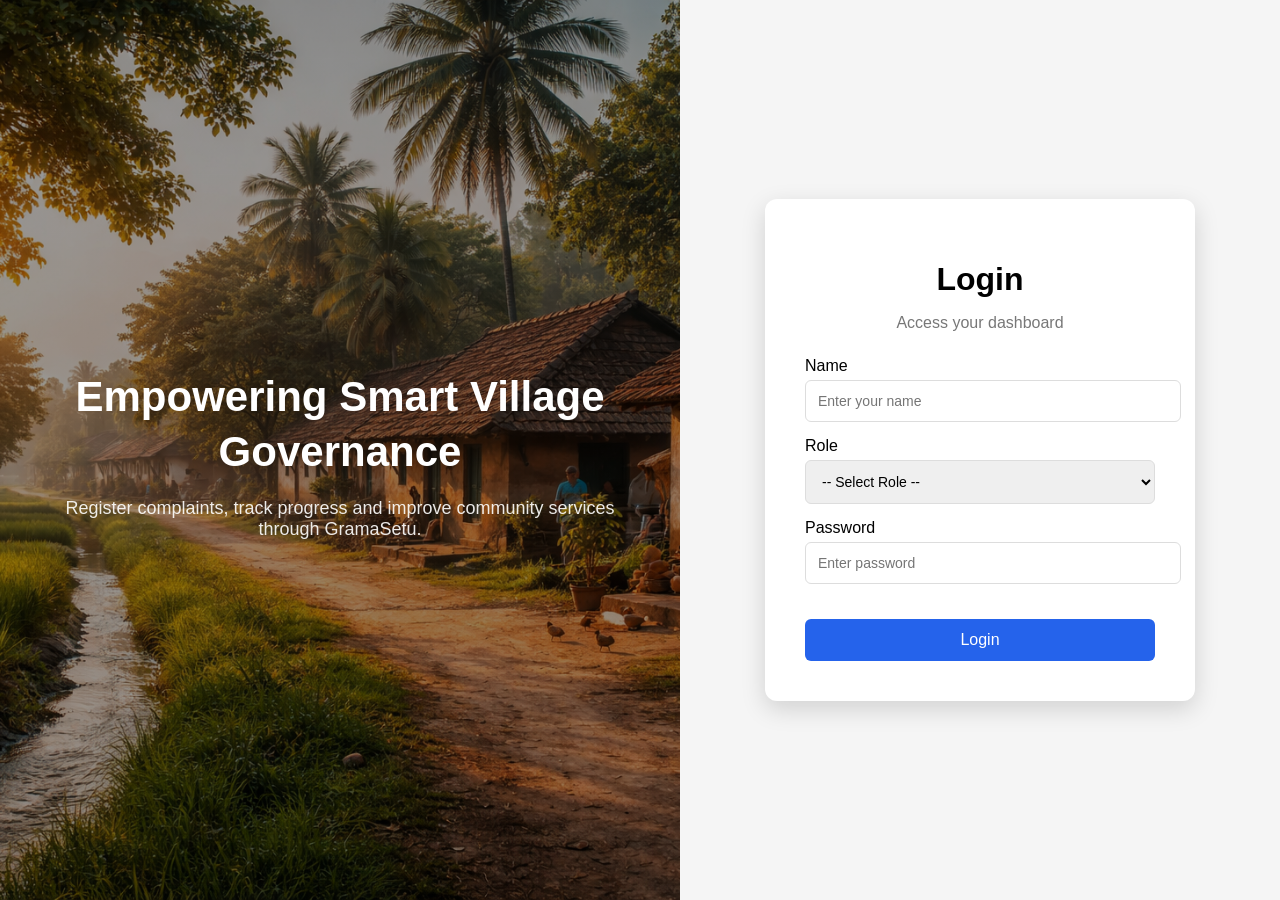
<file: index.html>
<!DOCTYPE html>
<html lang="en">
<head>
<meta charset="UTF-8">
<meta name="viewport" content="width=device-width, initial-scale=1.0">
<title>Login | GramaSetu</title>

<style>

body{
margin:0;
font-family:Arial, Helvetica, sans-serif;
}

/* MAIN CONTAINER */

.login-container{
display:flex;
height:100vh;
}

/* LEFT IMAGE SIDE */

.login-left{
flex:1;

background:
linear-gradient(rgba(0,0,0,0.4),rgba(0,0,0,0.4)),
url("Village.png");

background-size:cover;
background-position:center;

display:flex;
justify-content:center;
align-items:center;
text-align:center;
color:white;
padding:40px;
}

.login-left-content h1{
font-size:42px;
line-height:1.3;
margin-bottom:10px;
}

.login-left-content p{
font-size:18px;
opacity:0.9;
}

/* RIGHT LOGIN SIDE */

.login-right{
flex:1;
display:flex;
justify-content:center;
align-items:center;
background:#f5f5f5;
}

/* LOGIN CARD */

.auth-card{
background:white;
padding:40px;
width:350px;
border-radius:12px;
box-shadow:0 8px 25px rgba(0,0,0,0.15);
}

/* LOGIN HEADING */

.login-title{
text-align:center;
font-size:32px;
margin-bottom:5px;
}

.login-sub{
text-align:center;
color:#777;
margin-bottom:25px;
}

/* FORM */

.form-group{
margin-bottom:15px;
}

.form-group input,
.form-group select{
width:100%;
padding:12px;
border-radius:6px;
border:1px solid #ddd;
margin-top:5px;
font-size:14px;
}

/* LOGIN BUTTON */

.login-btn{
width:100%;
padding:12px;
margin-top:20px;
background:#2563eb;
color:white;
border:none;
cursor:pointer;
font-size:16px;
border-radius:6px;
transition:0.3s;
}

.login-btn:hover{
background:#1e40af;
transform:scale(1.03);
}

</style>

</head>

<body>

<div class="login-container">

<!-- LEFT SIDE -->

<div class="login-left">

<div class="login-left-content">

<h1>Empowering Smart Village Governance</h1>

<p>
Register complaints, track progress and improve
community services through GramaSetu.
</p>

</div>

</div>

<!-- RIGHT SIDE -->

<div class="login-right">

<div class="auth-card">

<h1 class="login-title">Login</h1>
<p class="login-sub">Access your dashboard</p>

<form id="loginForm">

<div class="form-group">
<label>Name</label>
<input type="text" id="name" placeholder="Enter your name" required>
</div>

<div class="form-group">
<label>Role</label>
<select id="role" required>
<option value="">-- Select Role --</option>
<option value="Admin">Admin</option>
<option value="Official">Official</option>
<option value="User">User</option>
</select>
</div>

<div class="form-group">
<label>Password</label>
<input type="password" id="password" placeholder="Enter password" required>
</div>

<button type="submit" class="login-btn">Login</button>

</form>

</div>

</div>

</div>

<script>
// Enforce logout on arriving at login page
localStorage.removeItem("token");
localStorage.removeItem("role");
localStorage.removeItem("userId");

document.getElementById("loginForm").addEventListener("submit", async function(event){

event.preventDefault();

const name = document.getElementById("name").value;
const password = document.getElementById("password").value;

try {

const res = await fetch("https://gramasetu-panchayat-system.onrender.com/api/auth/login", {
method: "POST",
headers: {
"Content-Type": "application/json"
},
body: JSON.stringify({ name, password })
});

const data = await res.json();

if(res.ok){

// ✅ Save REAL token
localStorage.setItem("token", data.token);
localStorage.setItem("role", data.role);
localStorage.setItem("userId", data.user.id);

alert("Login successful");

// Redirect
if(data.role === "Admin"){
window.location.href = "Admin.html";
}
else if(data.role === "User"){
window.location.href = "User.html";
}
else{
window.location.href = "Official.html";
}

}else{
alert(data.message);
}

}catch(error){
alert("Server error");
}

});
</script>

</body>
</html>
</file>
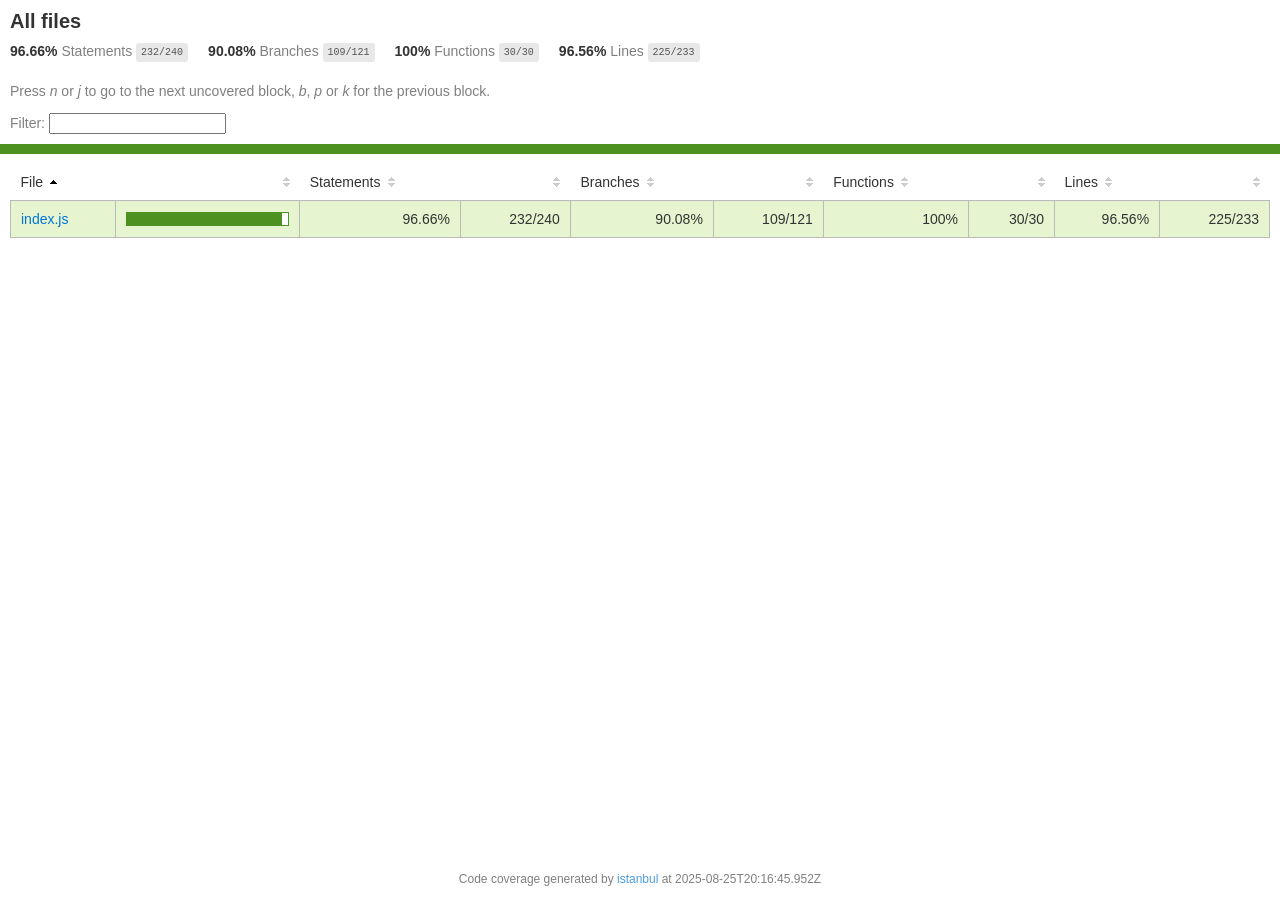
<file: node_modules/kareem/coverage/lcov-report/index.html>
<!doctype html>
<html lang="en">

<head>
    <title>Code coverage report for All files</title>
    <meta charset="utf-8" />
    <link rel="stylesheet" href="prettify.css" />
    <link rel="stylesheet" href="base.css" />
    <link rel="shortcut icon" type="image/x-icon" href="favicon.png" />
    <meta name="viewport" content="width=device-width, initial-scale=1" />
    <style type='text/css'>
        .coverage-summary .sorter {
            background-image: url(sort-arrow-sprite.png);
        }
    </style>
</head>
    
<body>
<div class='wrapper'>
    <div class='pad1'>
        <h1>All files</h1>
        <div class='clearfix'>
            
            <div class='fl pad1y space-right2'>
                <span class="strong">96.66% </span>
                <span class="quiet">Statements</span>
                <span class='fraction'>232/240</span>
            </div>
        
            
            <div class='fl pad1y space-right2'>
                <span class="strong">90.08% </span>
                <span class="quiet">Branches</span>
                <span class='fraction'>109/121</span>
            </div>
        
            
            <div class='fl pad1y space-right2'>
                <span class="strong">100% </span>
                <span class="quiet">Functions</span>
                <span class='fraction'>30/30</span>
            </div>
        
            
            <div class='fl pad1y space-right2'>
                <span class="strong">96.56% </span>
                <span class="quiet">Lines</span>
                <span class='fraction'>225/233</span>
            </div>
        
            
        </div>
        <p class="quiet">
            Press <em>n</em> or <em>j</em> to go to the next uncovered block, <em>b</em>, <em>p</em> or <em>k</em> for the previous block.
        </p>
        <template id="filterTemplate">
            <div class="quiet">
                Filter:
                <input type="search" id="fileSearch">
            </div>
        </template>
    </div>
    <div class='status-line high'></div>
    <div class="pad1">
<table class="coverage-summary">
<thead>
<tr>
   <th data-col="file" data-fmt="html" data-html="true" class="file">File</th>
   <th data-col="pic" data-type="number" data-fmt="html" data-html="true" class="pic"></th>
   <th data-col="statements" data-type="number" data-fmt="pct" class="pct">Statements</th>
   <th data-col="statements_raw" data-type="number" data-fmt="html" class="abs"></th>
   <th data-col="branches" data-type="number" data-fmt="pct" class="pct">Branches</th>
   <th data-col="branches_raw" data-type="number" data-fmt="html" class="abs"></th>
   <th data-col="functions" data-type="number" data-fmt="pct" class="pct">Functions</th>
   <th data-col="functions_raw" data-type="number" data-fmt="html" class="abs"></th>
   <th data-col="lines" data-type="number" data-fmt="pct" class="pct">Lines</th>
   <th data-col="lines_raw" data-type="number" data-fmt="html" class="abs"></th>
</tr>
</thead>
<tbody><tr>
	<td class="file high" data-value="index.js"><a href="index.js.html">index.js</a></td>
	<td data-value="96.66" class="pic high">
	<div class="chart"><div class="cover-fill" style="width: 96%"></div><div class="cover-empty" style="width: 4%"></div></div>
	</td>
	<td data-value="96.66" class="pct high">96.66%</td>
	<td data-value="240" class="abs high">232/240</td>
	<td data-value="90.08" class="pct high">90.08%</td>
	<td data-value="121" class="abs high">109/121</td>
	<td data-value="100" class="pct high">100%</td>
	<td data-value="30" class="abs high">30/30</td>
	<td data-value="96.56" class="pct high">96.56%</td>
	<td data-value="233" class="abs high">225/233</td>
	</tr>

</tbody>
</table>
</div>
                <div class='push'></div><!-- for sticky footer -->
            </div><!-- /wrapper -->
            <div class='footer quiet pad2 space-top1 center small'>
                Code coverage generated by
                <a href="https://istanbul.js.org/" target="_blank" rel="noopener noreferrer">istanbul</a>
                at 2025-08-25T20:16:45.952Z
            </div>
        <script src="prettify.js"></script>
        <script>
            window.onload = function () {
                prettyPrint();
            };
        </script>
        <script src="sorter.js"></script>
        <script src="block-navigation.js"></script>
    </body>
</html>
</file>
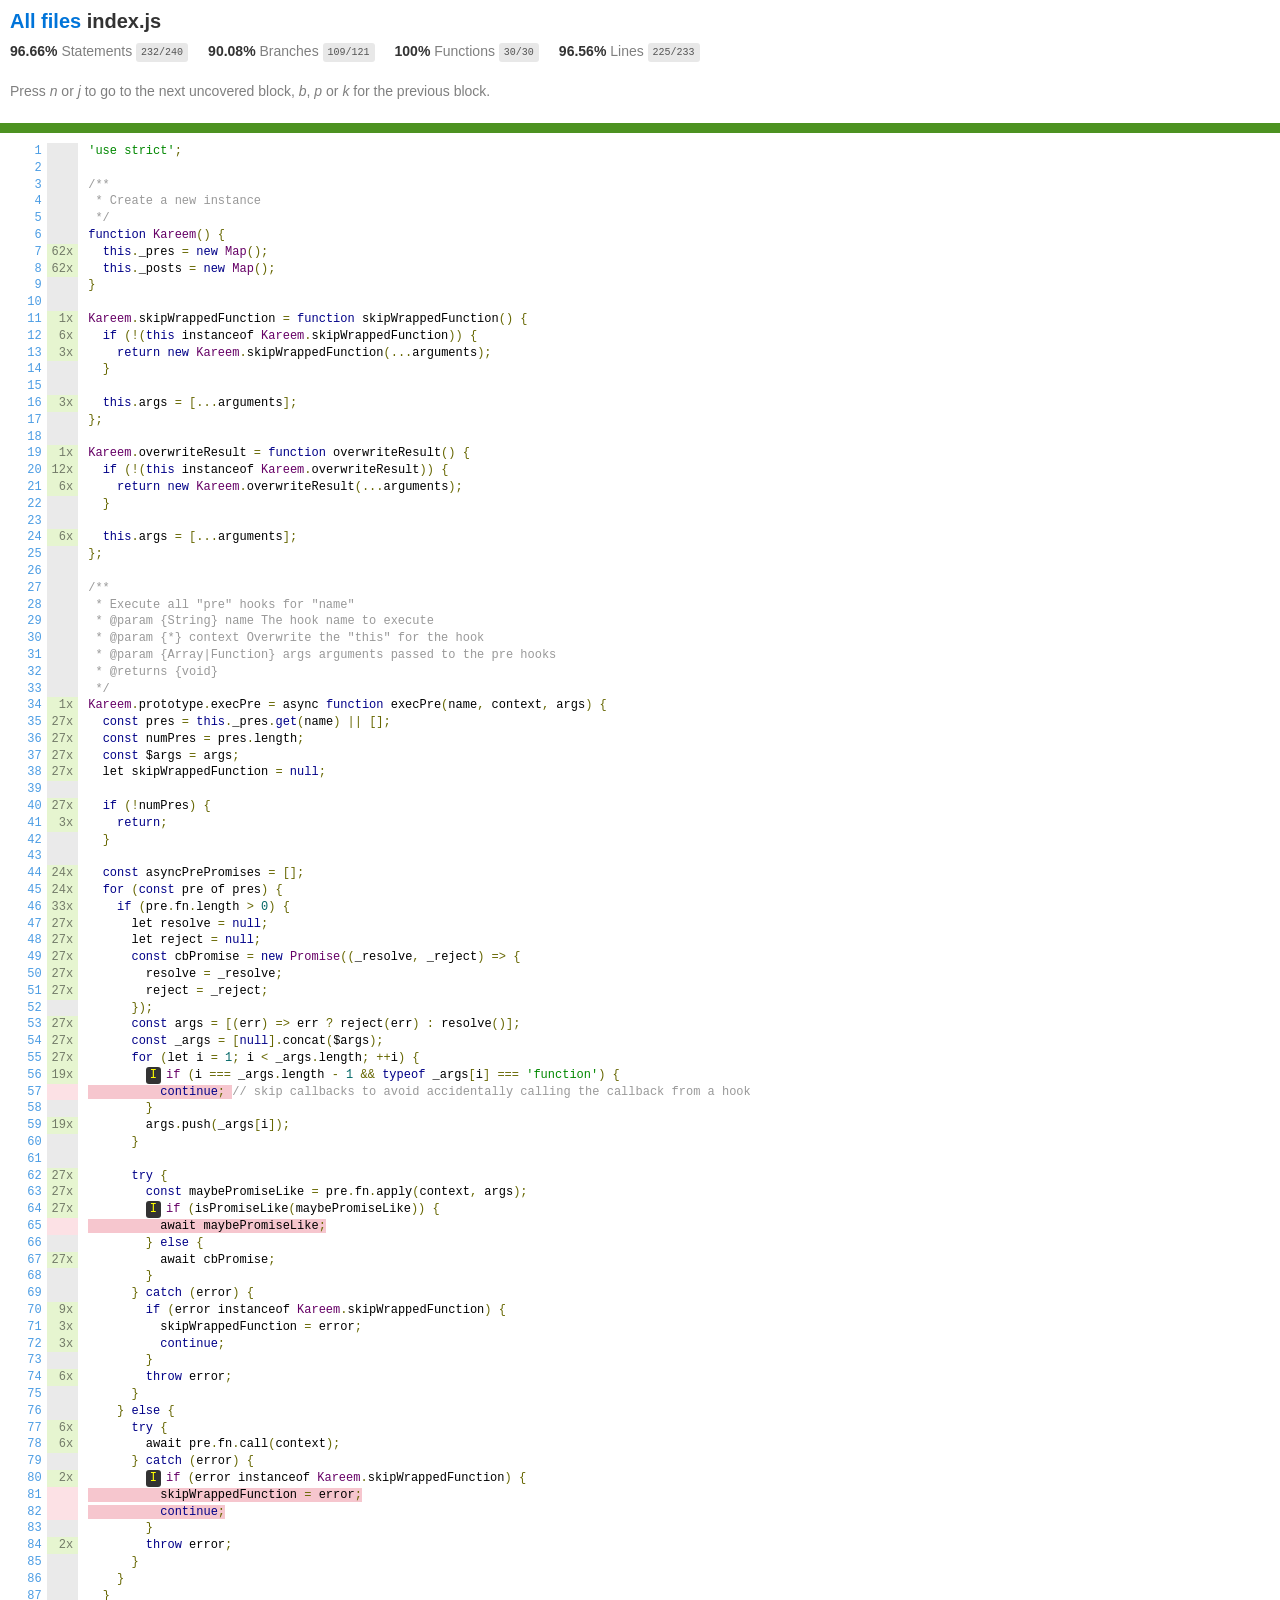
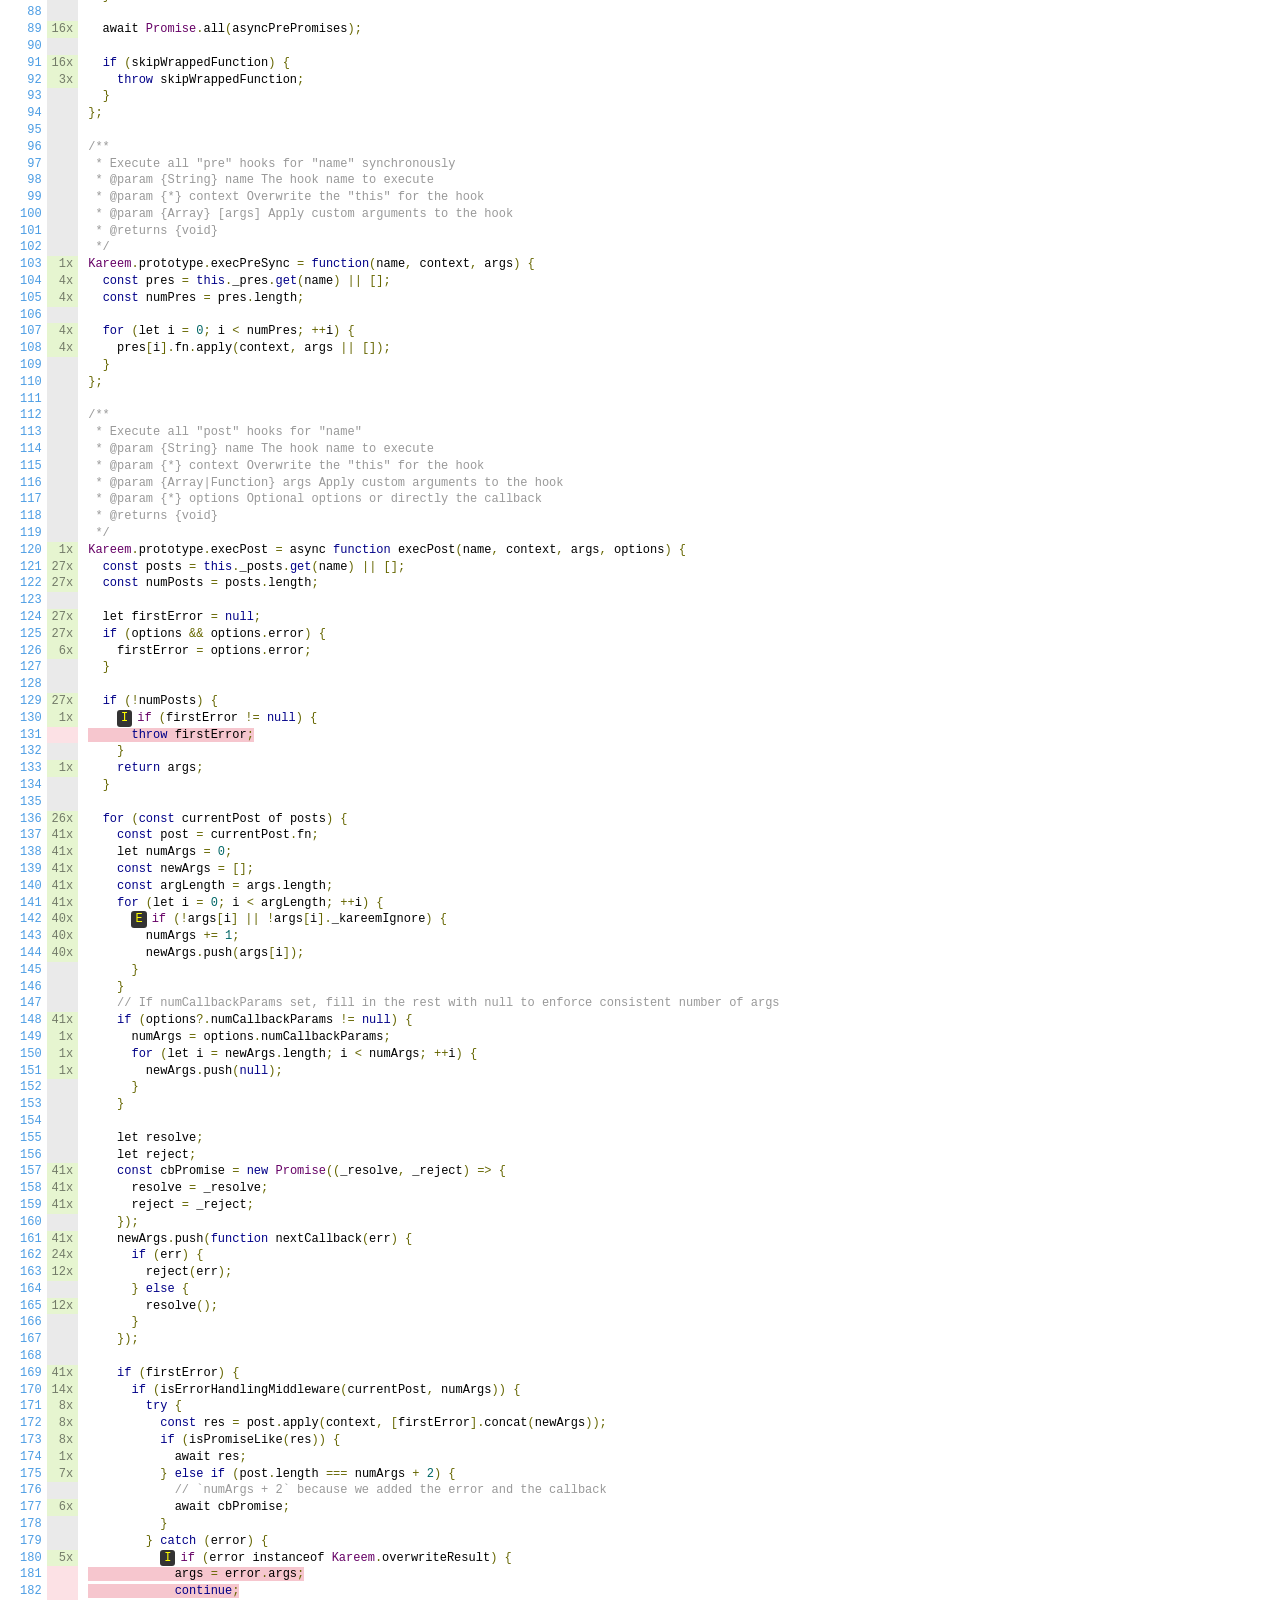
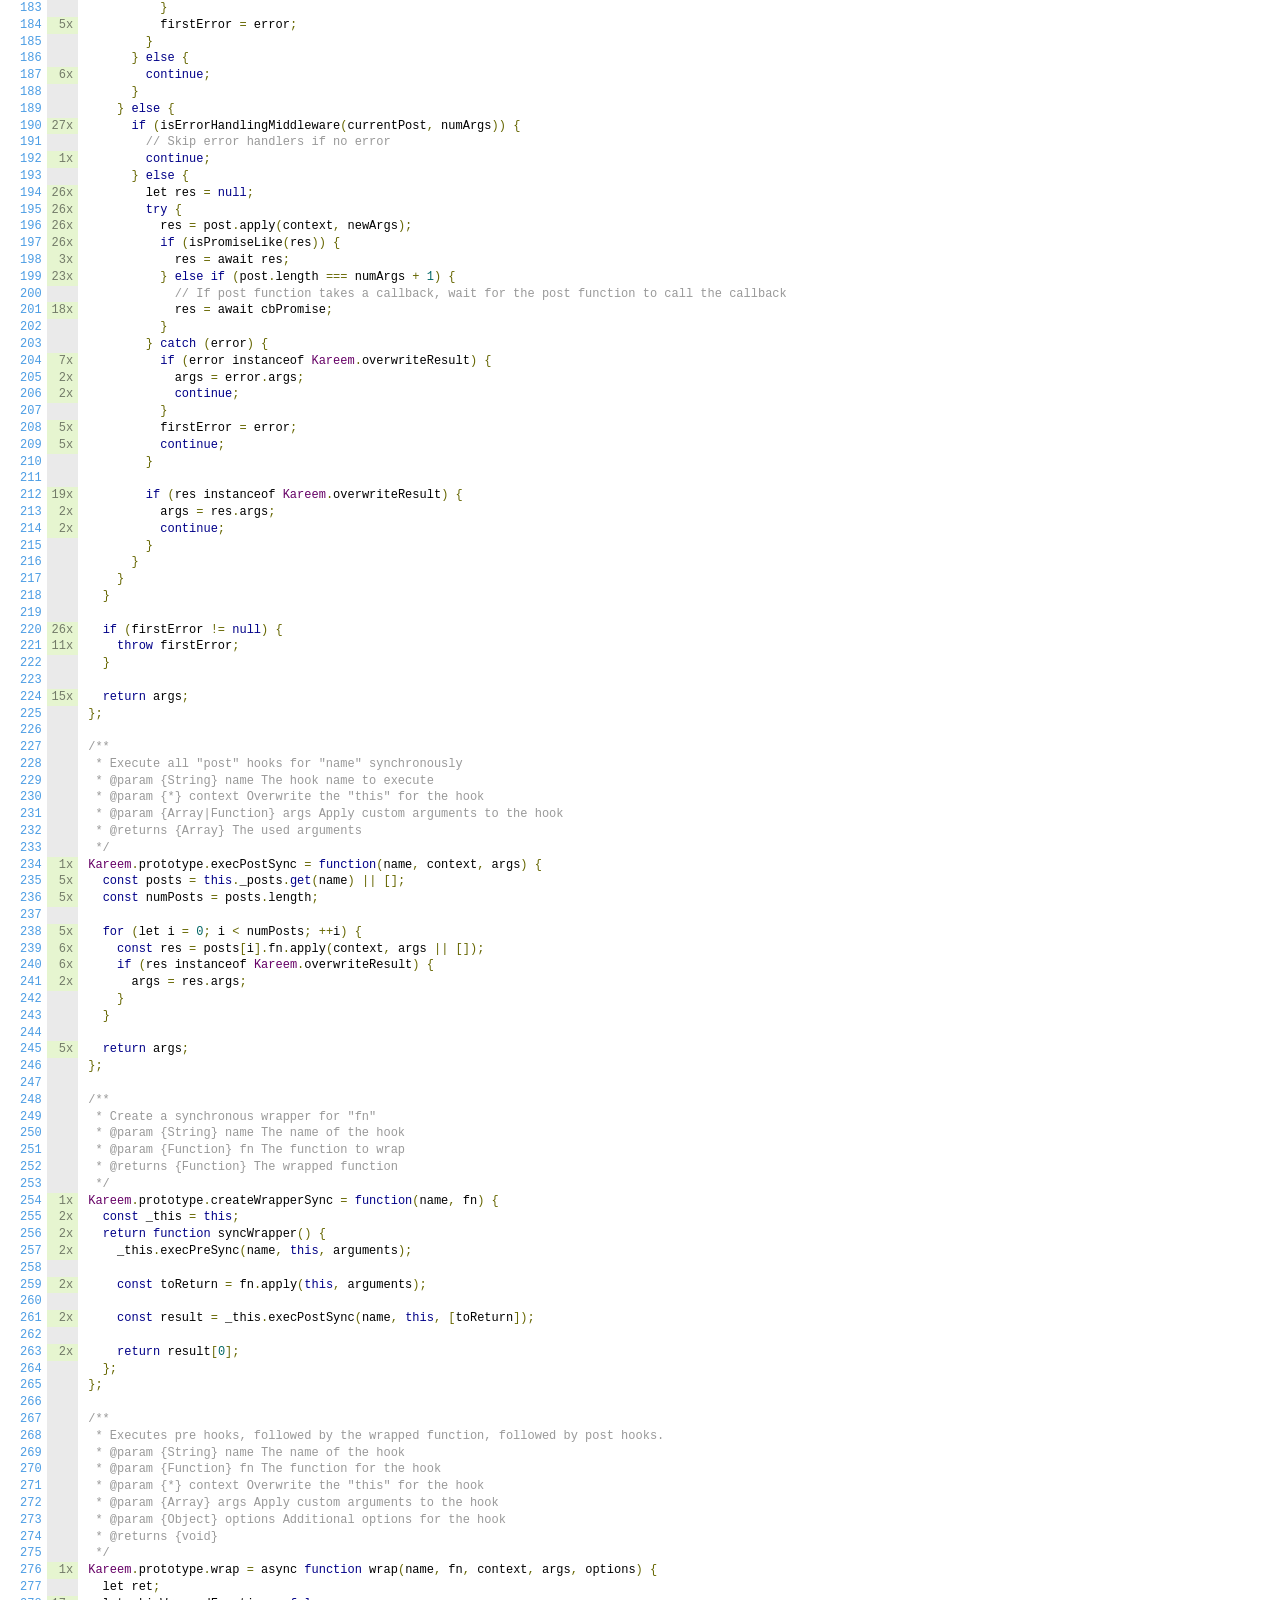
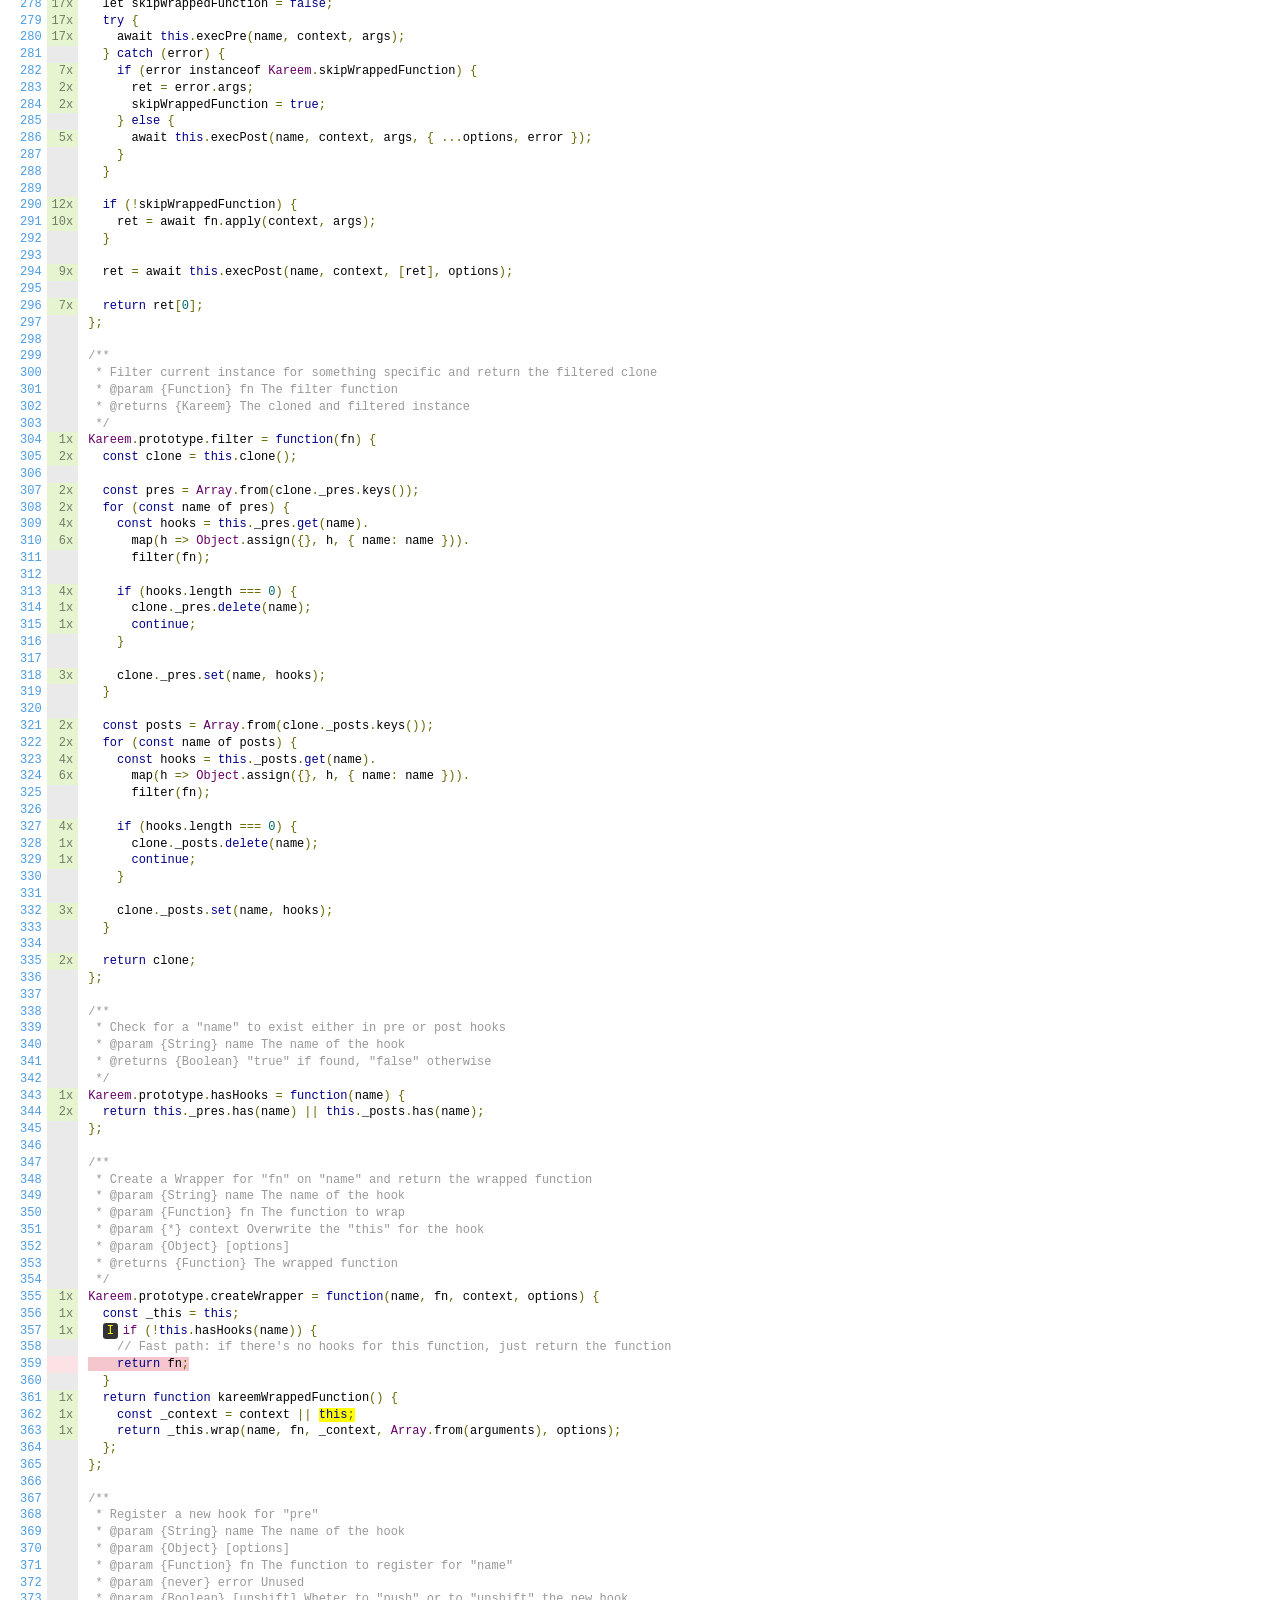
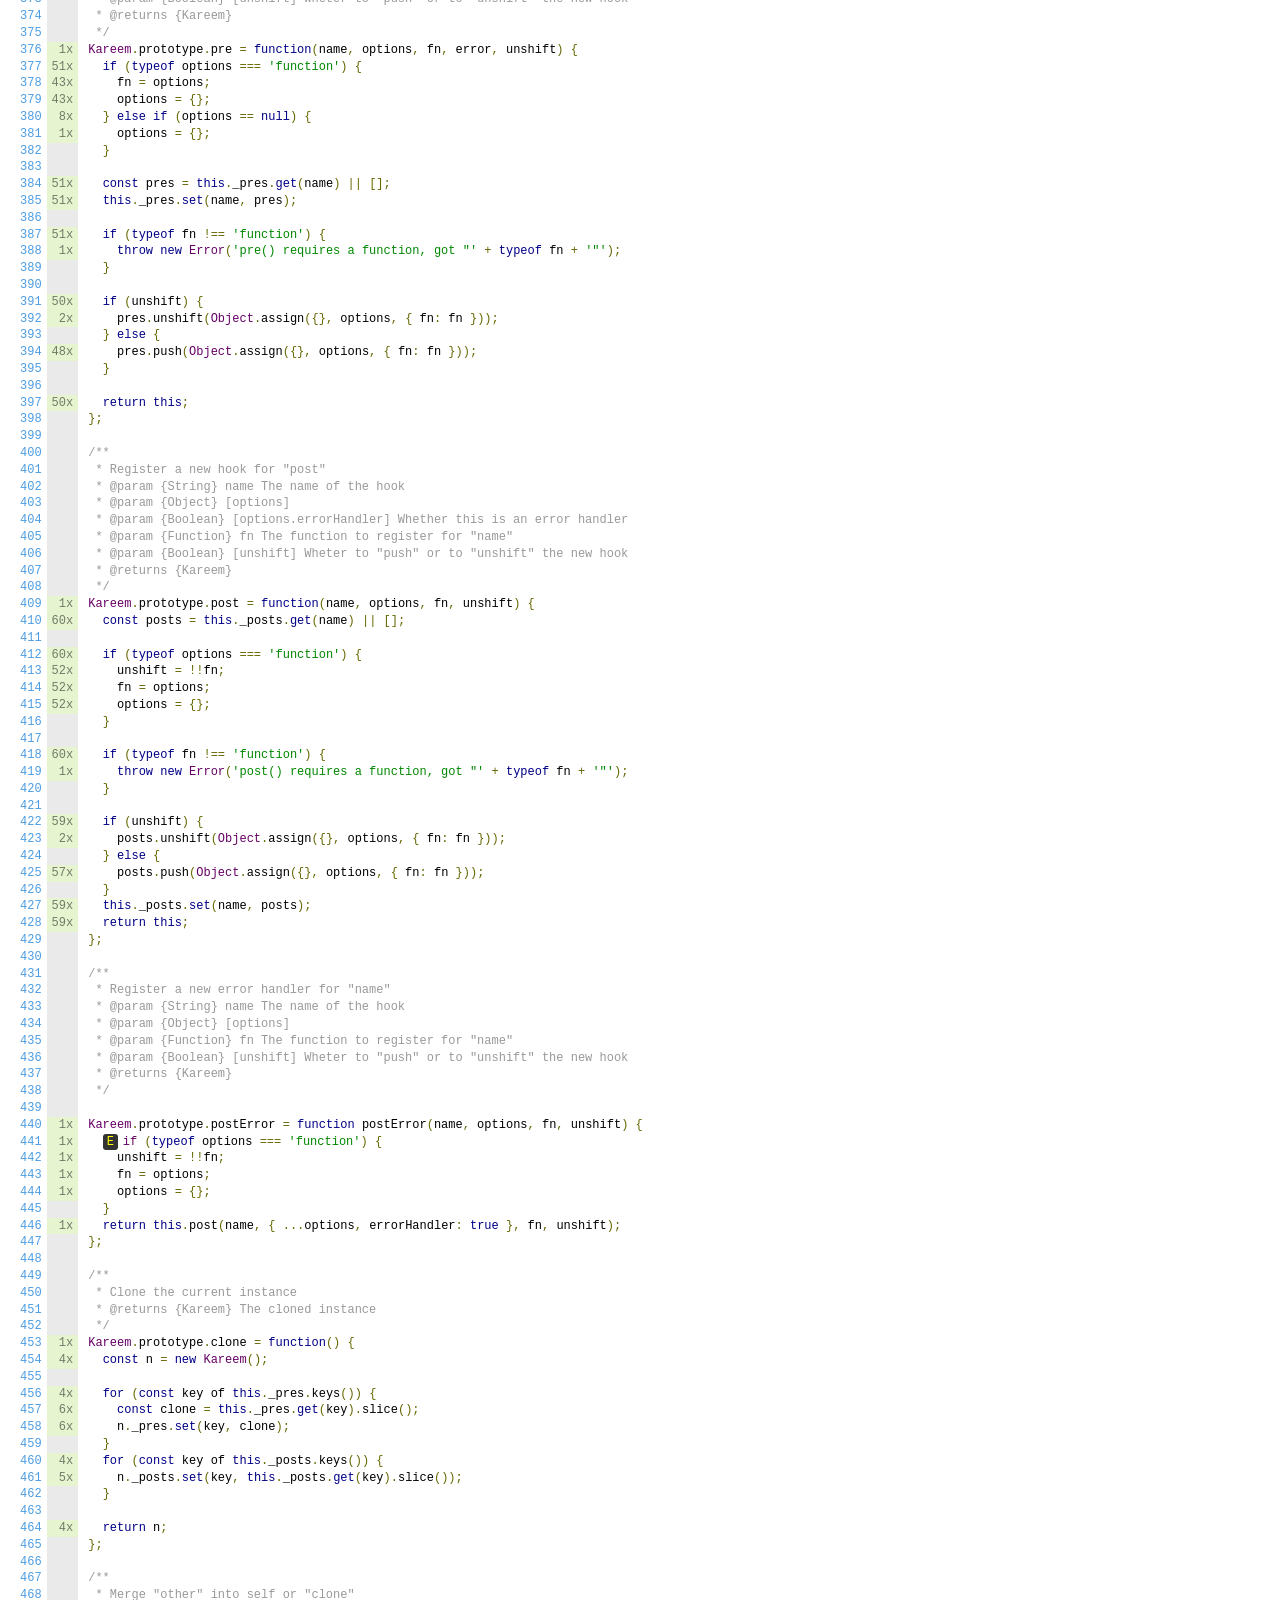
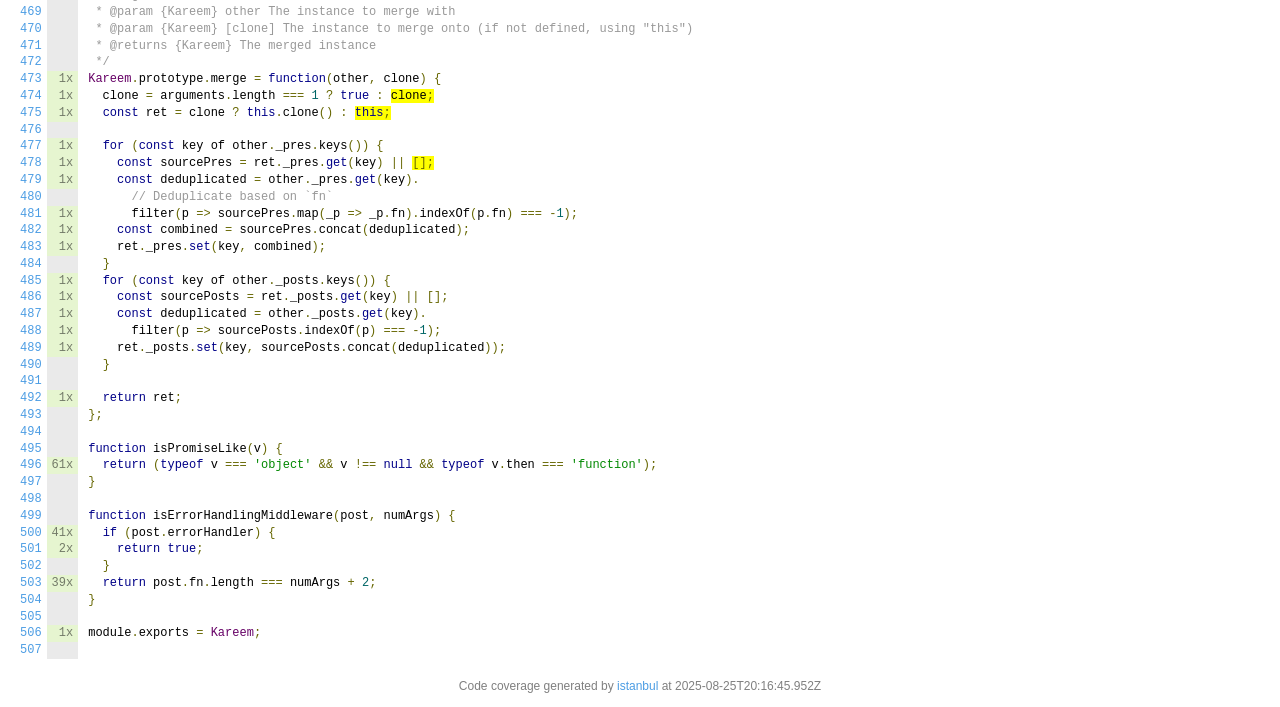
<file: node_modules/kareem/coverage/lcov-report/index.js.html>
<!doctype html>
<html lang="en">

<head>
    <title>Code coverage report for index.js</title>
    <meta charset="utf-8" />
    <link rel="stylesheet" href="prettify.css" />
    <link rel="stylesheet" href="base.css" />
    <link rel="shortcut icon" type="image/x-icon" href="favicon.png" />
    <meta name="viewport" content="width=device-width, initial-scale=1" />
    <style type='text/css'>
        .coverage-summary .sorter {
            background-image: url(sort-arrow-sprite.png);
        }
    </style>
</head>
    
<body>
<div class='wrapper'>
    <div class='pad1'>
        <h1><a href="index.html">All files</a> index.js</h1>
        <div class='clearfix'>
            
            <div class='fl pad1y space-right2'>
                <span class="strong">96.66% </span>
                <span class="quiet">Statements</span>
                <span class='fraction'>232/240</span>
            </div>
        
            
            <div class='fl pad1y space-right2'>
                <span class="strong">90.08% </span>
                <span class="quiet">Branches</span>
                <span class='fraction'>109/121</span>
            </div>
        
            
            <div class='fl pad1y space-right2'>
                <span class="strong">100% </span>
                <span class="quiet">Functions</span>
                <span class='fraction'>30/30</span>
            </div>
        
            
            <div class='fl pad1y space-right2'>
                <span class="strong">96.56% </span>
                <span class="quiet">Lines</span>
                <span class='fraction'>225/233</span>
            </div>
        
            
        </div>
        <p class="quiet">
            Press <em>n</em> or <em>j</em> to go to the next uncovered block, <em>b</em>, <em>p</em> or <em>k</em> for the previous block.
        </p>
        <template id="filterTemplate">
            <div class="quiet">
                Filter:
                <input type="search" id="fileSearch">
            </div>
        </template>
    </div>
    <div class='status-line high'></div>
    <pre><table class="coverage">
<tr><td class="line-count quiet"><a name='L1'></a><a href='#L1'>1</a>
<a name='L2'></a><a href='#L2'>2</a>
<a name='L3'></a><a href='#L3'>3</a>
<a name='L4'></a><a href='#L4'>4</a>
<a name='L5'></a><a href='#L5'>5</a>
<a name='L6'></a><a href='#L6'>6</a>
<a name='L7'></a><a href='#L7'>7</a>
<a name='L8'></a><a href='#L8'>8</a>
<a name='L9'></a><a href='#L9'>9</a>
<a name='L10'></a><a href='#L10'>10</a>
<a name='L11'></a><a href='#L11'>11</a>
<a name='L12'></a><a href='#L12'>12</a>
<a name='L13'></a><a href='#L13'>13</a>
<a name='L14'></a><a href='#L14'>14</a>
<a name='L15'></a><a href='#L15'>15</a>
<a name='L16'></a><a href='#L16'>16</a>
<a name='L17'></a><a href='#L17'>17</a>
<a name='L18'></a><a href='#L18'>18</a>
<a name='L19'></a><a href='#L19'>19</a>
<a name='L20'></a><a href='#L20'>20</a>
<a name='L21'></a><a href='#L21'>21</a>
<a name='L22'></a><a href='#L22'>22</a>
<a name='L23'></a><a href='#L23'>23</a>
<a name='L24'></a><a href='#L24'>24</a>
<a name='L25'></a><a href='#L25'>25</a>
<a name='L26'></a><a href='#L26'>26</a>
<a name='L27'></a><a href='#L27'>27</a>
<a name='L28'></a><a href='#L28'>28</a>
<a name='L29'></a><a href='#L29'>29</a>
<a name='L30'></a><a href='#L30'>30</a>
<a name='L31'></a><a href='#L31'>31</a>
<a name='L32'></a><a href='#L32'>32</a>
<a name='L33'></a><a href='#L33'>33</a>
<a name='L34'></a><a href='#L34'>34</a>
<a name='L35'></a><a href='#L35'>35</a>
<a name='L36'></a><a href='#L36'>36</a>
<a name='L37'></a><a href='#L37'>37</a>
<a name='L38'></a><a href='#L38'>38</a>
<a name='L39'></a><a href='#L39'>39</a>
<a name='L40'></a><a href='#L40'>40</a>
<a name='L41'></a><a href='#L41'>41</a>
<a name='L42'></a><a href='#L42'>42</a>
<a name='L43'></a><a href='#L43'>43</a>
<a name='L44'></a><a href='#L44'>44</a>
<a name='L45'></a><a href='#L45'>45</a>
<a name='L46'></a><a href='#L46'>46</a>
<a name='L47'></a><a href='#L47'>47</a>
<a name='L48'></a><a href='#L48'>48</a>
<a name='L49'></a><a href='#L49'>49</a>
<a name='L50'></a><a href='#L50'>50</a>
<a name='L51'></a><a href='#L51'>51</a>
<a name='L52'></a><a href='#L52'>52</a>
<a name='L53'></a><a href='#L53'>53</a>
<a name='L54'></a><a href='#L54'>54</a>
<a name='L55'></a><a href='#L55'>55</a>
<a name='L56'></a><a href='#L56'>56</a>
<a name='L57'></a><a href='#L57'>57</a>
<a name='L58'></a><a href='#L58'>58</a>
<a name='L59'></a><a href='#L59'>59</a>
<a name='L60'></a><a href='#L60'>60</a>
<a name='L61'></a><a href='#L61'>61</a>
<a name='L62'></a><a href='#L62'>62</a>
<a name='L63'></a><a href='#L63'>63</a>
<a name='L64'></a><a href='#L64'>64</a>
<a name='L65'></a><a href='#L65'>65</a>
<a name='L66'></a><a href='#L66'>66</a>
<a name='L67'></a><a href='#L67'>67</a>
<a name='L68'></a><a href='#L68'>68</a>
<a name='L69'></a><a href='#L69'>69</a>
<a name='L70'></a><a href='#L70'>70</a>
<a name='L71'></a><a href='#L71'>71</a>
<a name='L72'></a><a href='#L72'>72</a>
<a name='L73'></a><a href='#L73'>73</a>
<a name='L74'></a><a href='#L74'>74</a>
<a name='L75'></a><a href='#L75'>75</a>
<a name='L76'></a><a href='#L76'>76</a>
<a name='L77'></a><a href='#L77'>77</a>
<a name='L78'></a><a href='#L78'>78</a>
<a name='L79'></a><a href='#L79'>79</a>
<a name='L80'></a><a href='#L80'>80</a>
<a name='L81'></a><a href='#L81'>81</a>
<a name='L82'></a><a href='#L82'>82</a>
<a name='L83'></a><a href='#L83'>83</a>
<a name='L84'></a><a href='#L84'>84</a>
<a name='L85'></a><a href='#L85'>85</a>
<a name='L86'></a><a href='#L86'>86</a>
<a name='L87'></a><a href='#L87'>87</a>
<a name='L88'></a><a href='#L88'>88</a>
<a name='L89'></a><a href='#L89'>89</a>
<a name='L90'></a><a href='#L90'>90</a>
<a name='L91'></a><a href='#L91'>91</a>
<a name='L92'></a><a href='#L92'>92</a>
<a name='L93'></a><a href='#L93'>93</a>
<a name='L94'></a><a href='#L94'>94</a>
<a name='L95'></a><a href='#L95'>95</a>
<a name='L96'></a><a href='#L96'>96</a>
<a name='L97'></a><a href='#L97'>97</a>
<a name='L98'></a><a href='#L98'>98</a>
<a name='L99'></a><a href='#L99'>99</a>
<a name='L100'></a><a href='#L100'>100</a>
<a name='L101'></a><a href='#L101'>101</a>
<a name='L102'></a><a href='#L102'>102</a>
<a name='L103'></a><a href='#L103'>103</a>
<a name='L104'></a><a href='#L104'>104</a>
<a name='L105'></a><a href='#L105'>105</a>
<a name='L106'></a><a href='#L106'>106</a>
<a name='L107'></a><a href='#L107'>107</a>
<a name='L108'></a><a href='#L108'>108</a>
<a name='L109'></a><a href='#L109'>109</a>
<a name='L110'></a><a href='#L110'>110</a>
<a name='L111'></a><a href='#L111'>111</a>
<a name='L112'></a><a href='#L112'>112</a>
<a name='L113'></a><a href='#L113'>113</a>
<a name='L114'></a><a href='#L114'>114</a>
<a name='L115'></a><a href='#L115'>115</a>
<a name='L116'></a><a href='#L116'>116</a>
<a name='L117'></a><a href='#L117'>117</a>
<a name='L118'></a><a href='#L118'>118</a>
<a name='L119'></a><a href='#L119'>119</a>
<a name='L120'></a><a href='#L120'>120</a>
<a name='L121'></a><a href='#L121'>121</a>
<a name='L122'></a><a href='#L122'>122</a>
<a name='L123'></a><a href='#L123'>123</a>
<a name='L124'></a><a href='#L124'>124</a>
<a name='L125'></a><a href='#L125'>125</a>
<a name='L126'></a><a href='#L126'>126</a>
<a name='L127'></a><a href='#L127'>127</a>
<a name='L128'></a><a href='#L128'>128</a>
<a name='L129'></a><a href='#L129'>129</a>
<a name='L130'></a><a href='#L130'>130</a>
<a name='L131'></a><a href='#L131'>131</a>
<a name='L132'></a><a href='#L132'>132</a>
<a name='L133'></a><a href='#L133'>133</a>
<a name='L134'></a><a href='#L134'>134</a>
<a name='L135'></a><a href='#L135'>135</a>
<a name='L136'></a><a href='#L136'>136</a>
<a name='L137'></a><a href='#L137'>137</a>
<a name='L138'></a><a href='#L138'>138</a>
<a name='L139'></a><a href='#L139'>139</a>
<a name='L140'></a><a href='#L140'>140</a>
<a name='L141'></a><a href='#L141'>141</a>
<a name='L142'></a><a href='#L142'>142</a>
<a name='L143'></a><a href='#L143'>143</a>
<a name='L144'></a><a href='#L144'>144</a>
<a name='L145'></a><a href='#L145'>145</a>
<a name='L146'></a><a href='#L146'>146</a>
<a name='L147'></a><a href='#L147'>147</a>
<a name='L148'></a><a href='#L148'>148</a>
<a name='L149'></a><a href='#L149'>149</a>
<a name='L150'></a><a href='#L150'>150</a>
<a name='L151'></a><a href='#L151'>151</a>
<a name='L152'></a><a href='#L152'>152</a>
<a name='L153'></a><a href='#L153'>153</a>
<a name='L154'></a><a href='#L154'>154</a>
<a name='L155'></a><a href='#L155'>155</a>
<a name='L156'></a><a href='#L156'>156</a>
<a name='L157'></a><a href='#L157'>157</a>
<a name='L158'></a><a href='#L158'>158</a>
<a name='L159'></a><a href='#L159'>159</a>
<a name='L160'></a><a href='#L160'>160</a>
<a name='L161'></a><a href='#L161'>161</a>
<a name='L162'></a><a href='#L162'>162</a>
<a name='L163'></a><a href='#L163'>163</a>
<a name='L164'></a><a href='#L164'>164</a>
<a name='L165'></a><a href='#L165'>165</a>
<a name='L166'></a><a href='#L166'>166</a>
<a name='L167'></a><a href='#L167'>167</a>
<a name='L168'></a><a href='#L168'>168</a>
<a name='L169'></a><a href='#L169'>169</a>
<a name='L170'></a><a href='#L170'>170</a>
<a name='L171'></a><a href='#L171'>171</a>
<a name='L172'></a><a href='#L172'>172</a>
<a name='L173'></a><a href='#L173'>173</a>
<a name='L174'></a><a href='#L174'>174</a>
<a name='L175'></a><a href='#L175'>175</a>
<a name='L176'></a><a href='#L176'>176</a>
<a name='L177'></a><a href='#L177'>177</a>
<a name='L178'></a><a href='#L178'>178</a>
<a name='L179'></a><a href='#L179'>179</a>
<a name='L180'></a><a href='#L180'>180</a>
<a name='L181'></a><a href='#L181'>181</a>
<a name='L182'></a><a href='#L182'>182</a>
<a name='L183'></a><a href='#L183'>183</a>
<a name='L184'></a><a href='#L184'>184</a>
<a name='L185'></a><a href='#L185'>185</a>
<a name='L186'></a><a href='#L186'>186</a>
<a name='L187'></a><a href='#L187'>187</a>
<a name='L188'></a><a href='#L188'>188</a>
<a name='L189'></a><a href='#L189'>189</a>
<a name='L190'></a><a href='#L190'>190</a>
<a name='L191'></a><a href='#L191'>191</a>
<a name='L192'></a><a href='#L192'>192</a>
<a name='L193'></a><a href='#L193'>193</a>
<a name='L194'></a><a href='#L194'>194</a>
<a name='L195'></a><a href='#L195'>195</a>
<a name='L196'></a><a href='#L196'>196</a>
<a name='L197'></a><a href='#L197'>197</a>
<a name='L198'></a><a href='#L198'>198</a>
<a name='L199'></a><a href='#L199'>199</a>
<a name='L200'></a><a href='#L200'>200</a>
<a name='L201'></a><a href='#L201'>201</a>
<a name='L202'></a><a href='#L202'>202</a>
<a name='L203'></a><a href='#L203'>203</a>
<a name='L204'></a><a href='#L204'>204</a>
<a name='L205'></a><a href='#L205'>205</a>
<a name='L206'></a><a href='#L206'>206</a>
<a name='L207'></a><a href='#L207'>207</a>
<a name='L208'></a><a href='#L208'>208</a>
<a name='L209'></a><a href='#L209'>209</a>
<a name='L210'></a><a href='#L210'>210</a>
<a name='L211'></a><a href='#L211'>211</a>
<a name='L212'></a><a href='#L212'>212</a>
<a name='L213'></a><a href='#L213'>213</a>
<a name='L214'></a><a href='#L214'>214</a>
<a name='L215'></a><a href='#L215'>215</a>
<a name='L216'></a><a href='#L216'>216</a>
<a name='L217'></a><a href='#L217'>217</a>
<a name='L218'></a><a href='#L218'>218</a>
<a name='L219'></a><a href='#L219'>219</a>
<a name='L220'></a><a href='#L220'>220</a>
<a name='L221'></a><a href='#L221'>221</a>
<a name='L222'></a><a href='#L222'>222</a>
<a name='L223'></a><a href='#L223'>223</a>
<a name='L224'></a><a href='#L224'>224</a>
<a name='L225'></a><a href='#L225'>225</a>
<a name='L226'></a><a href='#L226'>226</a>
<a name='L227'></a><a href='#L227'>227</a>
<a name='L228'></a><a href='#L228'>228</a>
<a name='L229'></a><a href='#L229'>229</a>
<a name='L230'></a><a href='#L230'>230</a>
<a name='L231'></a><a href='#L231'>231</a>
<a name='L232'></a><a href='#L232'>232</a>
<a name='L233'></a><a href='#L233'>233</a>
<a name='L234'></a><a href='#L234'>234</a>
<a name='L235'></a><a href='#L235'>235</a>
<a name='L236'></a><a href='#L236'>236</a>
<a name='L237'></a><a href='#L237'>237</a>
<a name='L238'></a><a href='#L238'>238</a>
<a name='L239'></a><a href='#L239'>239</a>
<a name='L240'></a><a href='#L240'>240</a>
<a name='L241'></a><a href='#L241'>241</a>
<a name='L242'></a><a href='#L242'>242</a>
<a name='L243'></a><a href='#L243'>243</a>
<a name='L244'></a><a href='#L244'>244</a>
<a name='L245'></a><a href='#L245'>245</a>
<a name='L246'></a><a href='#L246'>246</a>
<a name='L247'></a><a href='#L247'>247</a>
<a name='L248'></a><a href='#L248'>248</a>
<a name='L249'></a><a href='#L249'>249</a>
<a name='L250'></a><a href='#L250'>250</a>
<a name='L251'></a><a href='#L251'>251</a>
<a name='L252'></a><a href='#L252'>252</a>
<a name='L253'></a><a href='#L253'>253</a>
<a name='L254'></a><a href='#L254'>254</a>
<a name='L255'></a><a href='#L255'>255</a>
<a name='L256'></a><a href='#L256'>256</a>
<a name='L257'></a><a href='#L257'>257</a>
<a name='L258'></a><a href='#L258'>258</a>
<a name='L259'></a><a href='#L259'>259</a>
<a name='L260'></a><a href='#L260'>260</a>
<a name='L261'></a><a href='#L261'>261</a>
<a name='L262'></a><a href='#L262'>262</a>
<a name='L263'></a><a href='#L263'>263</a>
<a name='L264'></a><a href='#L264'>264</a>
<a name='L265'></a><a href='#L265'>265</a>
<a name='L266'></a><a href='#L266'>266</a>
<a name='L267'></a><a href='#L267'>267</a>
<a name='L268'></a><a href='#L268'>268</a>
<a name='L269'></a><a href='#L269'>269</a>
<a name='L270'></a><a href='#L270'>270</a>
<a name='L271'></a><a href='#L271'>271</a>
<a name='L272'></a><a href='#L272'>272</a>
<a name='L273'></a><a href='#L273'>273</a>
<a name='L274'></a><a href='#L274'>274</a>
<a name='L275'></a><a href='#L275'>275</a>
<a name='L276'></a><a href='#L276'>276</a>
<a name='L277'></a><a href='#L277'>277</a>
<a name='L278'></a><a href='#L278'>278</a>
<a name='L279'></a><a href='#L279'>279</a>
<a name='L280'></a><a href='#L280'>280</a>
<a name='L281'></a><a href='#L281'>281</a>
<a name='L282'></a><a href='#L282'>282</a>
<a name='L283'></a><a href='#L283'>283</a>
<a name='L284'></a><a href='#L284'>284</a>
<a name='L285'></a><a href='#L285'>285</a>
<a name='L286'></a><a href='#L286'>286</a>
<a name='L287'></a><a href='#L287'>287</a>
<a name='L288'></a><a href='#L288'>288</a>
<a name='L289'></a><a href='#L289'>289</a>
<a name='L290'></a><a href='#L290'>290</a>
<a name='L291'></a><a href='#L291'>291</a>
<a name='L292'></a><a href='#L292'>292</a>
<a name='L293'></a><a href='#L293'>293</a>
<a name='L294'></a><a href='#L294'>294</a>
<a name='L295'></a><a href='#L295'>295</a>
<a name='L296'></a><a href='#L296'>296</a>
<a name='L297'></a><a href='#L297'>297</a>
<a name='L298'></a><a href='#L298'>298</a>
<a name='L299'></a><a href='#L299'>299</a>
<a name='L300'></a><a href='#L300'>300</a>
<a name='L301'></a><a href='#L301'>301</a>
<a name='L302'></a><a href='#L302'>302</a>
<a name='L303'></a><a href='#L303'>303</a>
<a name='L304'></a><a href='#L304'>304</a>
<a name='L305'></a><a href='#L305'>305</a>
<a name='L306'></a><a href='#L306'>306</a>
<a name='L307'></a><a href='#L307'>307</a>
<a name='L308'></a><a href='#L308'>308</a>
<a name='L309'></a><a href='#L309'>309</a>
<a name='L310'></a><a href='#L310'>310</a>
<a name='L311'></a><a href='#L311'>311</a>
<a name='L312'></a><a href='#L312'>312</a>
<a name='L313'></a><a href='#L313'>313</a>
<a name='L314'></a><a href='#L314'>314</a>
<a name='L315'></a><a href='#L315'>315</a>
<a name='L316'></a><a href='#L316'>316</a>
<a name='L317'></a><a href='#L317'>317</a>
<a name='L318'></a><a href='#L318'>318</a>
<a name='L319'></a><a href='#L319'>319</a>
<a name='L320'></a><a href='#L320'>320</a>
<a name='L321'></a><a href='#L321'>321</a>
<a name='L322'></a><a href='#L322'>322</a>
<a name='L323'></a><a href='#L323'>323</a>
<a name='L324'></a><a href='#L324'>324</a>
<a name='L325'></a><a href='#L325'>325</a>
<a name='L326'></a><a href='#L326'>326</a>
<a name='L327'></a><a href='#L327'>327</a>
<a name='L328'></a><a href='#L328'>328</a>
<a name='L329'></a><a href='#L329'>329</a>
<a name='L330'></a><a href='#L330'>330</a>
<a name='L331'></a><a href='#L331'>331</a>
<a name='L332'></a><a href='#L332'>332</a>
<a name='L333'></a><a href='#L333'>333</a>
<a name='L334'></a><a href='#L334'>334</a>
<a name='L335'></a><a href='#L335'>335</a>
<a name='L336'></a><a href='#L336'>336</a>
<a name='L337'></a><a href='#L337'>337</a>
<a name='L338'></a><a href='#L338'>338</a>
<a name='L339'></a><a href='#L339'>339</a>
<a name='L340'></a><a href='#L340'>340</a>
<a name='L341'></a><a href='#L341'>341</a>
<a name='L342'></a><a href='#L342'>342</a>
<a name='L343'></a><a href='#L343'>343</a>
<a name='L344'></a><a href='#L344'>344</a>
<a name='L345'></a><a href='#L345'>345</a>
<a name='L346'></a><a href='#L346'>346</a>
<a name='L347'></a><a href='#L347'>347</a>
<a name='L348'></a><a href='#L348'>348</a>
<a name='L349'></a><a href='#L349'>349</a>
<a name='L350'></a><a href='#L350'>350</a>
<a name='L351'></a><a href='#L351'>351</a>
<a name='L352'></a><a href='#L352'>352</a>
<a name='L353'></a><a href='#L353'>353</a>
<a name='L354'></a><a href='#L354'>354</a>
<a name='L355'></a><a href='#L355'>355</a>
<a name='L356'></a><a href='#L356'>356</a>
<a name='L357'></a><a href='#L357'>357</a>
<a name='L358'></a><a href='#L358'>358</a>
<a name='L359'></a><a href='#L359'>359</a>
<a name='L360'></a><a href='#L360'>360</a>
<a name='L361'></a><a href='#L361'>361</a>
<a name='L362'></a><a href='#L362'>362</a>
<a name='L363'></a><a href='#L363'>363</a>
<a name='L364'></a><a href='#L364'>364</a>
<a name='L365'></a><a href='#L365'>365</a>
<a name='L366'></a><a href='#L366'>366</a>
<a name='L367'></a><a href='#L367'>367</a>
<a name='L368'></a><a href='#L368'>368</a>
<a name='L369'></a><a href='#L369'>369</a>
<a name='L370'></a><a href='#L370'>370</a>
<a name='L371'></a><a href='#L371'>371</a>
<a name='L372'></a><a href='#L372'>372</a>
<a name='L373'></a><a href='#L373'>373</a>
<a name='L374'></a><a href='#L374'>374</a>
<a name='L375'></a><a href='#L375'>375</a>
<a name='L376'></a><a href='#L376'>376</a>
<a name='L377'></a><a href='#L377'>377</a>
<a name='L378'></a><a href='#L378'>378</a>
<a name='L379'></a><a href='#L379'>379</a>
<a name='L380'></a><a href='#L380'>380</a>
<a name='L381'></a><a href='#L381'>381</a>
<a name='L382'></a><a href='#L382'>382</a>
<a name='L383'></a><a href='#L383'>383</a>
<a name='L384'></a><a href='#L384'>384</a>
<a name='L385'></a><a href='#L385'>385</a>
<a name='L386'></a><a href='#L386'>386</a>
<a name='L387'></a><a href='#L387'>387</a>
<a name='L388'></a><a href='#L388'>388</a>
<a name='L389'></a><a href='#L389'>389</a>
<a name='L390'></a><a href='#L390'>390</a>
<a name='L391'></a><a href='#L391'>391</a>
<a name='L392'></a><a href='#L392'>392</a>
<a name='L393'></a><a href='#L393'>393</a>
<a name='L394'></a><a href='#L394'>394</a>
<a name='L395'></a><a href='#L395'>395</a>
<a name='L396'></a><a href='#L396'>396</a>
<a name='L397'></a><a href='#L397'>397</a>
<a name='L398'></a><a href='#L398'>398</a>
<a name='L399'></a><a href='#L399'>399</a>
<a name='L400'></a><a href='#L400'>400</a>
<a name='L401'></a><a href='#L401'>401</a>
<a name='L402'></a><a href='#L402'>402</a>
<a name='L403'></a><a href='#L403'>403</a>
<a name='L404'></a><a href='#L404'>404</a>
<a name='L405'></a><a href='#L405'>405</a>
<a name='L406'></a><a href='#L406'>406</a>
<a name='L407'></a><a href='#L407'>407</a>
<a name='L408'></a><a href='#L408'>408</a>
<a name='L409'></a><a href='#L409'>409</a>
<a name='L410'></a><a href='#L410'>410</a>
<a name='L411'></a><a href='#L411'>411</a>
<a name='L412'></a><a href='#L412'>412</a>
<a name='L413'></a><a href='#L413'>413</a>
<a name='L414'></a><a href='#L414'>414</a>
<a name='L415'></a><a href='#L415'>415</a>
<a name='L416'></a><a href='#L416'>416</a>
<a name='L417'></a><a href='#L417'>417</a>
<a name='L418'></a><a href='#L418'>418</a>
<a name='L419'></a><a href='#L419'>419</a>
<a name='L420'></a><a href='#L420'>420</a>
<a name='L421'></a><a href='#L421'>421</a>
<a name='L422'></a><a href='#L422'>422</a>
<a name='L423'></a><a href='#L423'>423</a>
<a name='L424'></a><a href='#L424'>424</a>
<a name='L425'></a><a href='#L425'>425</a>
<a name='L426'></a><a href='#L426'>426</a>
<a name='L427'></a><a href='#L427'>427</a>
<a name='L428'></a><a href='#L428'>428</a>
<a name='L429'></a><a href='#L429'>429</a>
<a name='L430'></a><a href='#L430'>430</a>
<a name='L431'></a><a href='#L431'>431</a>
<a name='L432'></a><a href='#L432'>432</a>
<a name='L433'></a><a href='#L433'>433</a>
<a name='L434'></a><a href='#L434'>434</a>
<a name='L435'></a><a href='#L435'>435</a>
<a name='L436'></a><a href='#L436'>436</a>
<a name='L437'></a><a href='#L437'>437</a>
<a name='L438'></a><a href='#L438'>438</a>
<a name='L439'></a><a href='#L439'>439</a>
<a name='L440'></a><a href='#L440'>440</a>
<a name='L441'></a><a href='#L441'>441</a>
<a name='L442'></a><a href='#L442'>442</a>
<a name='L443'></a><a href='#L443'>443</a>
<a name='L444'></a><a href='#L444'>444</a>
<a name='L445'></a><a href='#L445'>445</a>
<a name='L446'></a><a href='#L446'>446</a>
<a name='L447'></a><a href='#L447'>447</a>
<a name='L448'></a><a href='#L448'>448</a>
<a name='L449'></a><a href='#L449'>449</a>
<a name='L450'></a><a href='#L450'>450</a>
<a name='L451'></a><a href='#L451'>451</a>
<a name='L452'></a><a href='#L452'>452</a>
<a name='L453'></a><a href='#L453'>453</a>
<a name='L454'></a><a href='#L454'>454</a>
<a name='L455'></a><a href='#L455'>455</a>
<a name='L456'></a><a href='#L456'>456</a>
<a name='L457'></a><a href='#L457'>457</a>
<a name='L458'></a><a href='#L458'>458</a>
<a name='L459'></a><a href='#L459'>459</a>
<a name='L460'></a><a href='#L460'>460</a>
<a name='L461'></a><a href='#L461'>461</a>
<a name='L462'></a><a href='#L462'>462</a>
<a name='L463'></a><a href='#L463'>463</a>
<a name='L464'></a><a href='#L464'>464</a>
<a name='L465'></a><a href='#L465'>465</a>
<a name='L466'></a><a href='#L466'>466</a>
<a name='L467'></a><a href='#L467'>467</a>
<a name='L468'></a><a href='#L468'>468</a>
<a name='L469'></a><a href='#L469'>469</a>
<a name='L470'></a><a href='#L470'>470</a>
<a name='L471'></a><a href='#L471'>471</a>
<a name='L472'></a><a href='#L472'>472</a>
<a name='L473'></a><a href='#L473'>473</a>
<a name='L474'></a><a href='#L474'>474</a>
<a name='L475'></a><a href='#L475'>475</a>
<a name='L476'></a><a href='#L476'>476</a>
<a name='L477'></a><a href='#L477'>477</a>
<a name='L478'></a><a href='#L478'>478</a>
<a name='L479'></a><a href='#L479'>479</a>
<a name='L480'></a><a href='#L480'>480</a>
<a name='L481'></a><a href='#L481'>481</a>
<a name='L482'></a><a href='#L482'>482</a>
<a name='L483'></a><a href='#L483'>483</a>
<a name='L484'></a><a href='#L484'>484</a>
<a name='L485'></a><a href='#L485'>485</a>
<a name='L486'></a><a href='#L486'>486</a>
<a name='L487'></a><a href='#L487'>487</a>
<a name='L488'></a><a href='#L488'>488</a>
<a name='L489'></a><a href='#L489'>489</a>
<a name='L490'></a><a href='#L490'>490</a>
<a name='L491'></a><a href='#L491'>491</a>
<a name='L492'></a><a href='#L492'>492</a>
<a name='L493'></a><a href='#L493'>493</a>
<a name='L494'></a><a href='#L494'>494</a>
<a name='L495'></a><a href='#L495'>495</a>
<a name='L496'></a><a href='#L496'>496</a>
<a name='L497'></a><a href='#L497'>497</a>
<a name='L498'></a><a href='#L498'>498</a>
<a name='L499'></a><a href='#L499'>499</a>
<a name='L500'></a><a href='#L500'>500</a>
<a name='L501'></a><a href='#L501'>501</a>
<a name='L502'></a><a href='#L502'>502</a>
<a name='L503'></a><a href='#L503'>503</a>
<a name='L504'></a><a href='#L504'>504</a>
<a name='L505'></a><a href='#L505'>505</a>
<a name='L506'></a><a href='#L506'>506</a>
<a name='L507'></a><a href='#L507'>507</a></td><td class="line-coverage quiet"><span class="cline-any cline-neutral">&nbsp;</span>
<span class="cline-any cline-neutral">&nbsp;</span>
<span class="cline-any cline-neutral">&nbsp;</span>
<span class="cline-any cline-neutral">&nbsp;</span>
<span class="cline-any cline-neutral">&nbsp;</span>
<span class="cline-any cline-neutral">&nbsp;</span>
<span class="cline-any cline-yes">62x</span>
<span class="cline-any cline-yes">62x</span>
<span class="cline-any cline-neutral">&nbsp;</span>
<span class="cline-any cline-neutral">&nbsp;</span>
<span class="cline-any cline-yes">1x</span>
<span class="cline-any cline-yes">6x</span>
<span class="cline-any cline-yes">3x</span>
<span class="cline-any cline-neutral">&nbsp;</span>
<span class="cline-any cline-neutral">&nbsp;</span>
<span class="cline-any cline-yes">3x</span>
<span class="cline-any cline-neutral">&nbsp;</span>
<span class="cline-any cline-neutral">&nbsp;</span>
<span class="cline-any cline-yes">1x</span>
<span class="cline-any cline-yes">12x</span>
<span class="cline-any cline-yes">6x</span>
<span class="cline-any cline-neutral">&nbsp;</span>
<span class="cline-any cline-neutral">&nbsp;</span>
<span class="cline-any cline-yes">6x</span>
<span class="cline-any cline-neutral">&nbsp;</span>
<span class="cline-any cline-neutral">&nbsp;</span>
<span class="cline-any cline-neutral">&nbsp;</span>
<span class="cline-any cline-neutral">&nbsp;</span>
<span class="cline-any cline-neutral">&nbsp;</span>
<span class="cline-any cline-neutral">&nbsp;</span>
<span class="cline-any cline-neutral">&nbsp;</span>
<span class="cline-any cline-neutral">&nbsp;</span>
<span class="cline-any cline-neutral">&nbsp;</span>
<span class="cline-any cline-yes">1x</span>
<span class="cline-any cline-yes">27x</span>
<span class="cline-any cline-yes">27x</span>
<span class="cline-any cline-yes">27x</span>
<span class="cline-any cline-yes">27x</span>
<span class="cline-any cline-neutral">&nbsp;</span>
<span class="cline-any cline-yes">27x</span>
<span class="cline-any cline-yes">3x</span>
<span class="cline-any cline-neutral">&nbsp;</span>
<span class="cline-any cline-neutral">&nbsp;</span>
<span class="cline-any cline-yes">24x</span>
<span class="cline-any cline-yes">24x</span>
<span class="cline-any cline-yes">33x</span>
<span class="cline-any cline-yes">27x</span>
<span class="cline-any cline-yes">27x</span>
<span class="cline-any cline-yes">27x</span>
<span class="cline-any cline-yes">27x</span>
<span class="cline-any cline-yes">27x</span>
<span class="cline-any cline-neutral">&nbsp;</span>
<span class="cline-any cline-yes">27x</span>
<span class="cline-any cline-yes">27x</span>
<span class="cline-any cline-yes">27x</span>
<span class="cline-any cline-yes">19x</span>
<span class="cline-any cline-no">&nbsp;</span>
<span class="cline-any cline-neutral">&nbsp;</span>
<span class="cline-any cline-yes">19x</span>
<span class="cline-any cline-neutral">&nbsp;</span>
<span class="cline-any cline-neutral">&nbsp;</span>
<span class="cline-any cline-yes">27x</span>
<span class="cline-any cline-yes">27x</span>
<span class="cline-any cline-yes">27x</span>
<span class="cline-any cline-no">&nbsp;</span>
<span class="cline-any cline-neutral">&nbsp;</span>
<span class="cline-any cline-yes">27x</span>
<span class="cline-any cline-neutral">&nbsp;</span>
<span class="cline-any cline-neutral">&nbsp;</span>
<span class="cline-any cline-yes">9x</span>
<span class="cline-any cline-yes">3x</span>
<span class="cline-any cline-yes">3x</span>
<span class="cline-any cline-neutral">&nbsp;</span>
<span class="cline-any cline-yes">6x</span>
<span class="cline-any cline-neutral">&nbsp;</span>
<span class="cline-any cline-neutral">&nbsp;</span>
<span class="cline-any cline-yes">6x</span>
<span class="cline-any cline-yes">6x</span>
<span class="cline-any cline-neutral">&nbsp;</span>
<span class="cline-any cline-yes">2x</span>
<span class="cline-any cline-no">&nbsp;</span>
<span class="cline-any cline-no">&nbsp;</span>
<span class="cline-any cline-neutral">&nbsp;</span>
<span class="cline-any cline-yes">2x</span>
<span class="cline-any cline-neutral">&nbsp;</span>
<span class="cline-any cline-neutral">&nbsp;</span>
<span class="cline-any cline-neutral">&nbsp;</span>
<span class="cline-any cline-neutral">&nbsp;</span>
<span class="cline-any cline-yes">16x</span>
<span class="cline-any cline-neutral">&nbsp;</span>
<span class="cline-any cline-yes">16x</span>
<span class="cline-any cline-yes">3x</span>
<span class="cline-any cline-neutral">&nbsp;</span>
<span class="cline-any cline-neutral">&nbsp;</span>
<span class="cline-any cline-neutral">&nbsp;</span>
<span class="cline-any cline-neutral">&nbsp;</span>
<span class="cline-any cline-neutral">&nbsp;</span>
<span class="cline-any cline-neutral">&nbsp;</span>
<span class="cline-any cline-neutral">&nbsp;</span>
<span class="cline-any cline-neutral">&nbsp;</span>
<span class="cline-any cline-neutral">&nbsp;</span>
<span class="cline-any cline-neutral">&nbsp;</span>
<span class="cline-any cline-yes">1x</span>
<span class="cline-any cline-yes">4x</span>
<span class="cline-any cline-yes">4x</span>
<span class="cline-any cline-neutral">&nbsp;</span>
<span class="cline-any cline-yes">4x</span>
<span class="cline-any cline-yes">4x</span>
<span class="cline-any cline-neutral">&nbsp;</span>
<span class="cline-any cline-neutral">&nbsp;</span>
<span class="cline-any cline-neutral">&nbsp;</span>
<span class="cline-any cline-neutral">&nbsp;</span>
<span class="cline-any cline-neutral">&nbsp;</span>
<span class="cline-any cline-neutral">&nbsp;</span>
<span class="cline-any cline-neutral">&nbsp;</span>
<span class="cline-any cline-neutral">&nbsp;</span>
<span class="cline-any cline-neutral">&nbsp;</span>
<span class="cline-any cline-neutral">&nbsp;</span>
<span class="cline-any cline-neutral">&nbsp;</span>
<span class="cline-any cline-yes">1x</span>
<span class="cline-any cline-yes">27x</span>
<span class="cline-any cline-yes">27x</span>
<span class="cline-any cline-neutral">&nbsp;</span>
<span class="cline-any cline-yes">27x</span>
<span class="cline-any cline-yes">27x</span>
<span class="cline-any cline-yes">6x</span>
<span class="cline-any cline-neutral">&nbsp;</span>
<span class="cline-any cline-neutral">&nbsp;</span>
<span class="cline-any cline-yes">27x</span>
<span class="cline-any cline-yes">1x</span>
<span class="cline-any cline-no">&nbsp;</span>
<span class="cline-any cline-neutral">&nbsp;</span>
<span class="cline-any cline-yes">1x</span>
<span class="cline-any cline-neutral">&nbsp;</span>
<span class="cline-any cline-neutral">&nbsp;</span>
<span class="cline-any cline-yes">26x</span>
<span class="cline-any cline-yes">41x</span>
<span class="cline-any cline-yes">41x</span>
<span class="cline-any cline-yes">41x</span>
<span class="cline-any cline-yes">41x</span>
<span class="cline-any cline-yes">41x</span>
<span class="cline-any cline-yes">40x</span>
<span class="cline-any cline-yes">40x</span>
<span class="cline-any cline-yes">40x</span>
<span class="cline-any cline-neutral">&nbsp;</span>
<span class="cline-any cline-neutral">&nbsp;</span>
<span class="cline-any cline-neutral">&nbsp;</span>
<span class="cline-any cline-yes">41x</span>
<span class="cline-any cline-yes">1x</span>
<span class="cline-any cline-yes">1x</span>
<span class="cline-any cline-yes">1x</span>
<span class="cline-any cline-neutral">&nbsp;</span>
<span class="cline-any cline-neutral">&nbsp;</span>
<span class="cline-any cline-neutral">&nbsp;</span>
<span class="cline-any cline-neutral">&nbsp;</span>
<span class="cline-any cline-neutral">&nbsp;</span>
<span class="cline-any cline-yes">41x</span>
<span class="cline-any cline-yes">41x</span>
<span class="cline-any cline-yes">41x</span>
<span class="cline-any cline-neutral">&nbsp;</span>
<span class="cline-any cline-yes">41x</span>
<span class="cline-any cline-yes">24x</span>
<span class="cline-any cline-yes">12x</span>
<span class="cline-any cline-neutral">&nbsp;</span>
<span class="cline-any cline-yes">12x</span>
<span class="cline-any cline-neutral">&nbsp;</span>
<span class="cline-any cline-neutral">&nbsp;</span>
<span class="cline-any cline-neutral">&nbsp;</span>
<span class="cline-any cline-yes">41x</span>
<span class="cline-any cline-yes">14x</span>
<span class="cline-any cline-yes">8x</span>
<span class="cline-any cline-yes">8x</span>
<span class="cline-any cline-yes">8x</span>
<span class="cline-any cline-yes">1x</span>
<span class="cline-any cline-yes">7x</span>
<span class="cline-any cline-neutral">&nbsp;</span>
<span class="cline-any cline-yes">6x</span>
<span class="cline-any cline-neutral">&nbsp;</span>
<span class="cline-any cline-neutral">&nbsp;</span>
<span class="cline-any cline-yes">5x</span>
<span class="cline-any cline-no">&nbsp;</span>
<span class="cline-any cline-no">&nbsp;</span>
<span class="cline-any cline-neutral">&nbsp;</span>
<span class="cline-any cline-yes">5x</span>
<span class="cline-any cline-neutral">&nbsp;</span>
<span class="cline-any cline-neutral">&nbsp;</span>
<span class="cline-any cline-yes">6x</span>
<span class="cline-any cline-neutral">&nbsp;</span>
<span class="cline-any cline-neutral">&nbsp;</span>
<span class="cline-any cline-yes">27x</span>
<span class="cline-any cline-neutral">&nbsp;</span>
<span class="cline-any cline-yes">1x</span>
<span class="cline-any cline-neutral">&nbsp;</span>
<span class="cline-any cline-yes">26x</span>
<span class="cline-any cline-yes">26x</span>
<span class="cline-any cline-yes">26x</span>
<span class="cline-any cline-yes">26x</span>
<span class="cline-any cline-yes">3x</span>
<span class="cline-any cline-yes">23x</span>
<span class="cline-any cline-neutral">&nbsp;</span>
<span class="cline-any cline-yes">18x</span>
<span class="cline-any cline-neutral">&nbsp;</span>
<span class="cline-any cline-neutral">&nbsp;</span>
<span class="cline-any cline-yes">7x</span>
<span class="cline-any cline-yes">2x</span>
<span class="cline-any cline-yes">2x</span>
<span class="cline-any cline-neutral">&nbsp;</span>
<span class="cline-any cline-yes">5x</span>
<span class="cline-any cline-yes">5x</span>
<span class="cline-any cline-neutral">&nbsp;</span>
<span class="cline-any cline-neutral">&nbsp;</span>
<span class="cline-any cline-yes">19x</span>
<span class="cline-any cline-yes">2x</span>
<span class="cline-any cline-yes">2x</span>
<span class="cline-any cline-neutral">&nbsp;</span>
<span class="cline-any cline-neutral">&nbsp;</span>
<span class="cline-any cline-neutral">&nbsp;</span>
<span class="cline-any cline-neutral">&nbsp;</span>
<span class="cline-any cline-neutral">&nbsp;</span>
<span class="cline-any cline-yes">26x</span>
<span class="cline-any cline-yes">11x</span>
<span class="cline-any cline-neutral">&nbsp;</span>
<span class="cline-any cline-neutral">&nbsp;</span>
<span class="cline-any cline-yes">15x</span>
<span class="cline-any cline-neutral">&nbsp;</span>
<span class="cline-any cline-neutral">&nbsp;</span>
<span class="cline-any cline-neutral">&nbsp;</span>
<span class="cline-any cline-neutral">&nbsp;</span>
<span class="cline-any cline-neutral">&nbsp;</span>
<span class="cline-any cline-neutral">&nbsp;</span>
<span class="cline-any cline-neutral">&nbsp;</span>
<span class="cline-any cline-neutral">&nbsp;</span>
<span class="cline-any cline-neutral">&nbsp;</span>
<span class="cline-any cline-yes">1x</span>
<span class="cline-any cline-yes">5x</span>
<span class="cline-any cline-yes">5x</span>
<span class="cline-any cline-neutral">&nbsp;</span>
<span class="cline-any cline-yes">5x</span>
<span class="cline-any cline-yes">6x</span>
<span class="cline-any cline-yes">6x</span>
<span class="cline-any cline-yes">2x</span>
<span class="cline-any cline-neutral">&nbsp;</span>
<span class="cline-any cline-neutral">&nbsp;</span>
<span class="cline-any cline-neutral">&nbsp;</span>
<span class="cline-any cline-yes">5x</span>
<span class="cline-any cline-neutral">&nbsp;</span>
<span class="cline-any cline-neutral">&nbsp;</span>
<span class="cline-any cline-neutral">&nbsp;</span>
<span class="cline-any cline-neutral">&nbsp;</span>
<span class="cline-any cline-neutral">&nbsp;</span>
<span class="cline-any cline-neutral">&nbsp;</span>
<span class="cline-any cline-neutral">&nbsp;</span>
<span class="cline-any cline-neutral">&nbsp;</span>
<span class="cline-any cline-yes">1x</span>
<span class="cline-any cline-yes">2x</span>
<span class="cline-any cline-yes">2x</span>
<span class="cline-any cline-yes">2x</span>
<span class="cline-any cline-neutral">&nbsp;</span>
<span class="cline-any cline-yes">2x</span>
<span class="cline-any cline-neutral">&nbsp;</span>
<span class="cline-any cline-yes">2x</span>
<span class="cline-any cline-neutral">&nbsp;</span>
<span class="cline-any cline-yes">2x</span>
<span class="cline-any cline-neutral">&nbsp;</span>
<span class="cline-any cline-neutral">&nbsp;</span>
<span class="cline-any cline-neutral">&nbsp;</span>
<span class="cline-any cline-neutral">&nbsp;</span>
<span class="cline-any cline-neutral">&nbsp;</span>
<span class="cline-any cline-neutral">&nbsp;</span>
<span class="cline-any cline-neutral">&nbsp;</span>
<span class="cline-any cline-neutral">&nbsp;</span>
<span class="cline-any cline-neutral">&nbsp;</span>
<span class="cline-any cline-neutral">&nbsp;</span>
<span class="cline-any cline-neutral">&nbsp;</span>
<span class="cline-any cline-neutral">&nbsp;</span>
<span class="cline-any cline-yes">1x</span>
<span class="cline-any cline-neutral">&nbsp;</span>
<span class="cline-any cline-yes">17x</span>
<span class="cline-any cline-yes">17x</span>
<span class="cline-any cline-yes">17x</span>
<span class="cline-any cline-neutral">&nbsp;</span>
<span class="cline-any cline-yes">7x</span>
<span class="cline-any cline-yes">2x</span>
<span class="cline-any cline-yes">2x</span>
<span class="cline-any cline-neutral">&nbsp;</span>
<span class="cline-any cline-yes">5x</span>
<span class="cline-any cline-neutral">&nbsp;</span>
<span class="cline-any cline-neutral">&nbsp;</span>
<span class="cline-any cline-neutral">&nbsp;</span>
<span class="cline-any cline-yes">12x</span>
<span class="cline-any cline-yes">10x</span>
<span class="cline-any cline-neutral">&nbsp;</span>
<span class="cline-any cline-neutral">&nbsp;</span>
<span class="cline-any cline-yes">9x</span>
<span class="cline-any cline-neutral">&nbsp;</span>
<span class="cline-any cline-yes">7x</span>
<span class="cline-any cline-neutral">&nbsp;</span>
<span class="cline-any cline-neutral">&nbsp;</span>
<span class="cline-any cline-neutral">&nbsp;</span>
<span class="cline-any cline-neutral">&nbsp;</span>
<span class="cline-any cline-neutral">&nbsp;</span>
<span class="cline-any cline-neutral">&nbsp;</span>
<span class="cline-any cline-neutral">&nbsp;</span>
<span class="cline-any cline-yes">1x</span>
<span class="cline-any cline-yes">2x</span>
<span class="cline-any cline-neutral">&nbsp;</span>
<span class="cline-any cline-yes">2x</span>
<span class="cline-any cline-yes">2x</span>
<span class="cline-any cline-yes">4x</span>
<span class="cline-any cline-yes">6x</span>
<span class="cline-any cline-neutral">&nbsp;</span>
<span class="cline-any cline-neutral">&nbsp;</span>
<span class="cline-any cline-yes">4x</span>
<span class="cline-any cline-yes">1x</span>
<span class="cline-any cline-yes">1x</span>
<span class="cline-any cline-neutral">&nbsp;</span>
<span class="cline-any cline-neutral">&nbsp;</span>
<span class="cline-any cline-yes">3x</span>
<span class="cline-any cline-neutral">&nbsp;</span>
<span class="cline-any cline-neutral">&nbsp;</span>
<span class="cline-any cline-yes">2x</span>
<span class="cline-any cline-yes">2x</span>
<span class="cline-any cline-yes">4x</span>
<span class="cline-any cline-yes">6x</span>
<span class="cline-any cline-neutral">&nbsp;</span>
<span class="cline-any cline-neutral">&nbsp;</span>
<span class="cline-any cline-yes">4x</span>
<span class="cline-any cline-yes">1x</span>
<span class="cline-any cline-yes">1x</span>
<span class="cline-any cline-neutral">&nbsp;</span>
<span class="cline-any cline-neutral">&nbsp;</span>
<span class="cline-any cline-yes">3x</span>
<span class="cline-any cline-neutral">&nbsp;</span>
<span class="cline-any cline-neutral">&nbsp;</span>
<span class="cline-any cline-yes">2x</span>
<span class="cline-any cline-neutral">&nbsp;</span>
<span class="cline-any cline-neutral">&nbsp;</span>
<span class="cline-any cline-neutral">&nbsp;</span>
<span class="cline-any cline-neutral">&nbsp;</span>
<span class="cline-any cline-neutral">&nbsp;</span>
<span class="cline-any cline-neutral">&nbsp;</span>
<span class="cline-any cline-neutral">&nbsp;</span>
<span class="cline-any cline-yes">1x</span>
<span class="cline-any cline-yes">2x</span>
<span class="cline-any cline-neutral">&nbsp;</span>
<span class="cline-any cline-neutral">&nbsp;</span>
<span class="cline-any cline-neutral">&nbsp;</span>
<span class="cline-any cline-neutral">&nbsp;</span>
<span class="cline-any cline-neutral">&nbsp;</span>
<span class="cline-any cline-neutral">&nbsp;</span>
<span class="cline-any cline-neutral">&nbsp;</span>
<span class="cline-any cline-neutral">&nbsp;</span>
<span class="cline-any cline-neutral">&nbsp;</span>
<span class="cline-any cline-neutral">&nbsp;</span>
<span class="cline-any cline-yes">1x</span>
<span class="cline-any cline-yes">1x</span>
<span class="cline-any cline-yes">1x</span>
<span class="cline-any cline-neutral">&nbsp;</span>
<span class="cline-any cline-no">&nbsp;</span>
<span class="cline-any cline-neutral">&nbsp;</span>
<span class="cline-any cline-yes">1x</span>
<span class="cline-any cline-yes">1x</span>
<span class="cline-any cline-yes">1x</span>
<span class="cline-any cline-neutral">&nbsp;</span>
<span class="cline-any cline-neutral">&nbsp;</span>
<span class="cline-any cline-neutral">&nbsp;</span>
<span class="cline-any cline-neutral">&nbsp;</span>
<span class="cline-any cline-neutral">&nbsp;</span>
<span class="cline-any cline-neutral">&nbsp;</span>
<span class="cline-any cline-neutral">&nbsp;</span>
<span class="cline-any cline-neutral">&nbsp;</span>
<span class="cline-any cline-neutral">&nbsp;</span>
<span class="cline-any cline-neutral">&nbsp;</span>
<span class="cline-any cline-neutral">&nbsp;</span>
<span class="cline-any cline-neutral">&nbsp;</span>
<span class="cline-any cline-yes">1x</span>
<span class="cline-any cline-yes">51x</span>
<span class="cline-any cline-yes">43x</span>
<span class="cline-any cline-yes">43x</span>
<span class="cline-any cline-yes">8x</span>
<span class="cline-any cline-yes">1x</span>
<span class="cline-any cline-neutral">&nbsp;</span>
<span class="cline-any cline-neutral">&nbsp;</span>
<span class="cline-any cline-yes">51x</span>
<span class="cline-any cline-yes">51x</span>
<span class="cline-any cline-neutral">&nbsp;</span>
<span class="cline-any cline-yes">51x</span>
<span class="cline-any cline-yes">1x</span>
<span class="cline-any cline-neutral">&nbsp;</span>
<span class="cline-any cline-neutral">&nbsp;</span>
<span class="cline-any cline-yes">50x</span>
<span class="cline-any cline-yes">2x</span>
<span class="cline-any cline-neutral">&nbsp;</span>
<span class="cline-any cline-yes">48x</span>
<span class="cline-any cline-neutral">&nbsp;</span>
<span class="cline-any cline-neutral">&nbsp;</span>
<span class="cline-any cline-yes">50x</span>
<span class="cline-any cline-neutral">&nbsp;</span>
<span class="cline-any cline-neutral">&nbsp;</span>
<span class="cline-any cline-neutral">&nbsp;</span>
<span class="cline-any cline-neutral">&nbsp;</span>
<span class="cline-any cline-neutral">&nbsp;</span>
<span class="cline-any cline-neutral">&nbsp;</span>
<span class="cline-any cline-neutral">&nbsp;</span>
<span class="cline-any cline-neutral">&nbsp;</span>
<span class="cline-any cline-neutral">&nbsp;</span>
<span class="cline-any cline-neutral">&nbsp;</span>
<span class="cline-any cline-neutral">&nbsp;</span>
<span class="cline-any cline-yes">1x</span>
<span class="cline-any cline-yes">60x</span>
<span class="cline-any cline-neutral">&nbsp;</span>
<span class="cline-any cline-yes">60x</span>
<span class="cline-any cline-yes">52x</span>
<span class="cline-any cline-yes">52x</span>
<span class="cline-any cline-yes">52x</span>
<span class="cline-any cline-neutral">&nbsp;</span>
<span class="cline-any cline-neutral">&nbsp;</span>
<span class="cline-any cline-yes">60x</span>
<span class="cline-any cline-yes">1x</span>
<span class="cline-any cline-neutral">&nbsp;</span>
<span class="cline-any cline-neutral">&nbsp;</span>
<span class="cline-any cline-yes">59x</span>
<span class="cline-any cline-yes">2x</span>
<span class="cline-any cline-neutral">&nbsp;</span>
<span class="cline-any cline-yes">57x</span>
<span class="cline-any cline-neutral">&nbsp;</span>
<span class="cline-any cline-yes">59x</span>
<span class="cline-any cline-yes">59x</span>
<span class="cline-any cline-neutral">&nbsp;</span>
<span class="cline-any cline-neutral">&nbsp;</span>
<span class="cline-any cline-neutral">&nbsp;</span>
<span class="cline-any cline-neutral">&nbsp;</span>
<span class="cline-any cline-neutral">&nbsp;</span>
<span class="cline-any cline-neutral">&nbsp;</span>
<span class="cline-any cline-neutral">&nbsp;</span>
<span class="cline-any cline-neutral">&nbsp;</span>
<span class="cline-any cline-neutral">&nbsp;</span>
<span class="cline-any cline-neutral">&nbsp;</span>
<span class="cline-any cline-neutral">&nbsp;</span>
<span class="cline-any cline-yes">1x</span>
<span class="cline-any cline-yes">1x</span>
<span class="cline-any cline-yes">1x</span>
<span class="cline-any cline-yes">1x</span>
<span class="cline-any cline-yes">1x</span>
<span class="cline-any cline-neutral">&nbsp;</span>
<span class="cline-any cline-yes">1x</span>
<span class="cline-any cline-neutral">&nbsp;</span>
<span class="cline-any cline-neutral">&nbsp;</span>
<span class="cline-any cline-neutral">&nbsp;</span>
<span class="cline-any cline-neutral">&nbsp;</span>
<span class="cline-any cline-neutral">&nbsp;</span>
<span class="cline-any cline-neutral">&nbsp;</span>
<span class="cline-any cline-yes">1x</span>
<span class="cline-any cline-yes">4x</span>
<span class="cline-any cline-neutral">&nbsp;</span>
<span class="cline-any cline-yes">4x</span>
<span class="cline-any cline-yes">6x</span>
<span class="cline-any cline-yes">6x</span>
<span class="cline-any cline-neutral">&nbsp;</span>
<span class="cline-any cline-yes">4x</span>
<span class="cline-any cline-yes">5x</span>
<span class="cline-any cline-neutral">&nbsp;</span>
<span class="cline-any cline-neutral">&nbsp;</span>
<span class="cline-any cline-yes">4x</span>
<span class="cline-any cline-neutral">&nbsp;</span>
<span class="cline-any cline-neutral">&nbsp;</span>
<span class="cline-any cline-neutral">&nbsp;</span>
<span class="cline-any cline-neutral">&nbsp;</span>
<span class="cline-any cline-neutral">&nbsp;</span>
<span class="cline-any cline-neutral">&nbsp;</span>
<span class="cline-any cline-neutral">&nbsp;</span>
<span class="cline-any cline-neutral">&nbsp;</span>
<span class="cline-any cline-yes">1x</span>
<span class="cline-any cline-yes">1x</span>
<span class="cline-any cline-yes">1x</span>
<span class="cline-any cline-neutral">&nbsp;</span>
<span class="cline-any cline-yes">1x</span>
<span class="cline-any cline-yes">1x</span>
<span class="cline-any cline-yes">1x</span>
<span class="cline-any cline-neutral">&nbsp;</span>
<span class="cline-any cline-yes">1x</span>
<span class="cline-any cline-yes">1x</span>
<span class="cline-any cline-yes">1x</span>
<span class="cline-any cline-neutral">&nbsp;</span>
<span class="cline-any cline-yes">1x</span>
<span class="cline-any cline-yes">1x</span>
<span class="cline-any cline-yes">1x</span>
<span class="cline-any cline-yes">1x</span>
<span class="cline-any cline-yes">1x</span>
<span class="cline-any cline-neutral">&nbsp;</span>
<span class="cline-any cline-neutral">&nbsp;</span>
<span class="cline-any cline-yes">1x</span>
<span class="cline-any cline-neutral">&nbsp;</span>
<span class="cline-any cline-neutral">&nbsp;</span>
<span class="cline-any cline-neutral">&nbsp;</span>
<span class="cline-any cline-yes">61x</span>
<span class="cline-any cline-neutral">&nbsp;</span>
<span class="cline-any cline-neutral">&nbsp;</span>
<span class="cline-any cline-neutral">&nbsp;</span>
<span class="cline-any cline-yes">41x</span>
<span class="cline-any cline-yes">2x</span>
<span class="cline-any cline-neutral">&nbsp;</span>
<span class="cline-any cline-yes">39x</span>
<span class="cline-any cline-neutral">&nbsp;</span>
<span class="cline-any cline-neutral">&nbsp;</span>
<span class="cline-any cline-yes">1x</span>
<span class="cline-any cline-neutral">&nbsp;</span></td><td class="text"><pre class="prettyprint lang-js">'use strict';
&nbsp;
/**
 * Create a new instance
 */
function Kareem() {
  this._pres = new Map();
  this._posts = new Map();
}
&nbsp;
Kareem.skipWrappedFunction = function skipWrappedFunction() {
  if (!(this instanceof Kareem.skipWrappedFunction)) {
    return new Kareem.skipWrappedFunction(...arguments);
  }
&nbsp;
  this.args = [...arguments];
};
&nbsp;
Kareem.overwriteResult = function overwriteResult() {
  if (!(this instanceof Kareem.overwriteResult)) {
    return new Kareem.overwriteResult(...arguments);
  }
&nbsp;
  this.args = [...arguments];
};
&nbsp;
/**
 * Execute all "pre" hooks for "name"
 * @param {String} name The hook name to execute
 * @param {*} context Overwrite the "this" for the hook
 * @param {Array|Function} args arguments passed to the pre hooks
 * @returns {void}
 */
Kareem.prototype.execPre = async function execPre(name, context, args) {
  const pres = this._pres.get(name) || [];
  const numPres = pres.length;
  const $args = args;
  let skipWrappedFunction = null;
&nbsp;
  if (!numPres) {
    return;
  }
&nbsp;
  const asyncPrePromises = [];
  for (const pre of pres) {
    if (pre.fn.length &gt; 0) {
      let resolve = null;
      let reject = null;
      const cbPromise = new Promise((_resolve, _reject) =&gt; {
        resolve = _resolve;
        reject = _reject;
      });
      const args = [(err) =&gt; err ? reject(err) : resolve()];
      const _args = [null].concat($args);
      for (let i = 1; i &lt; _args.length; ++i) {
        <span class="missing-if-branch" title="if path not taken" >I</span>if (i === _args.length - 1 &amp;&amp; typeof _args[i] === 'function') {
<span class="cstat-no" title="statement not covered" >          continue; </span>// skip callbacks to avoid accidentally calling the callback from a hook
        }
        args.push(_args[i]);
      }
&nbsp;
      try {
        const maybePromiseLike = pre.fn.apply(context, args);
        <span class="missing-if-branch" title="if path not taken" >I</span>if (isPromiseLike(maybePromiseLike)) {
<span class="cstat-no" title="statement not covered" >          await maybePromiseLike;</span>
        } else {
          await cbPromise;
        }
      } catch (error) {
        if (error instanceof Kareem.skipWrappedFunction) {
          skipWrappedFunction = error;
          continue;
        }
        throw error;
      }
    } else {
      try {
        await pre.fn.call(context);
      } catch (error) {
        <span class="missing-if-branch" title="if path not taken" >I</span>if (error instanceof Kareem.skipWrappedFunction) {
<span class="cstat-no" title="statement not covered" >          skipWrappedFunction = error;</span>
<span class="cstat-no" title="statement not covered" >          continue;</span>
        }
        throw error;
      }
    }
  }
&nbsp;
  await Promise.all(asyncPrePromises);
&nbsp;
  if (skipWrappedFunction) {
    throw skipWrappedFunction;
  }
};
&nbsp;
/**
 * Execute all "pre" hooks for "name" synchronously
 * @param {String} name The hook name to execute
 * @param {*} context Overwrite the "this" for the hook
 * @param {Array} [args] Apply custom arguments to the hook
 * @returns {void}
 */
Kareem.prototype.execPreSync = function(name, context, args) {
  const pres = this._pres.get(name) || [];
  const numPres = pres.length;
&nbsp;
  for (let i = 0; i &lt; numPres; ++i) {
    pres[i].fn.apply(context, args || []);
  }
};
&nbsp;
/**
 * Execute all "post" hooks for "name"
 * @param {String} name The hook name to execute
 * @param {*} context Overwrite the "this" for the hook
 * @param {Array|Function} args Apply custom arguments to the hook
 * @param {*} options Optional options or directly the callback
 * @returns {void}
 */
Kareem.prototype.execPost = async function execPost(name, context, args, options) {
  const posts = this._posts.get(name) || [];
  const numPosts = posts.length;
&nbsp;
  let firstError = null;
  if (options &amp;&amp; options.error) {
    firstError = options.error;
  }
&nbsp;
  if (!numPosts) {
    <span class="missing-if-branch" title="if path not taken" >I</span>if (firstError != null) {
<span class="cstat-no" title="statement not covered" >      throw firstError;</span>
    }
    return args;
  }
&nbsp;
  for (const currentPost of posts) {
    const post = currentPost.fn;
    let numArgs = 0;
    const newArgs = [];
    const argLength = args.length;
    for (let i = 0; i &lt; argLength; ++i) {
      <span class="missing-if-branch" title="else path not taken" >E</span>if (!args[i] || !args[i]._kareemIgnore) {
        numArgs += 1;
        newArgs.push(args[i]);
      }
    }
    // If numCallbackParams set, fill in the rest with null to enforce consistent number of args
    if (options?.numCallbackParams != null) {
      numArgs = options.numCallbackParams;
      for (let i = newArgs.length; i &lt; numArgs; ++i) {
        newArgs.push(null);
      }
    }
&nbsp;
    let resolve;
    let reject;
    const cbPromise = new Promise((_resolve, _reject) =&gt; {
      resolve = _resolve;
      reject = _reject;
    });
    newArgs.push(function nextCallback(err) {
      if (err) {
        reject(err);
      } else {
        resolve();
      }
    });
&nbsp;
    if (firstError) {
      if (isErrorHandlingMiddleware(currentPost, numArgs)) {
        try {
          const res = post.apply(context, [firstError].concat(newArgs));
          if (isPromiseLike(res)) {
            await res;
          } else if (post.length === numArgs + 2) {
            // `numArgs + 2` because we added the error and the callback
            await cbPromise;
          }
        } catch (error) {
          <span class="missing-if-branch" title="if path not taken" >I</span>if (error instanceof Kareem.overwriteResult) {
<span class="cstat-no" title="statement not covered" >            args = error.args;</span>
<span class="cstat-no" title="statement not covered" >            continue;</span>
          }
          firstError = error;
        }
      } else {
        continue;
      }
    } else {
      if (isErrorHandlingMiddleware(currentPost, numArgs)) {
        // Skip error handlers if no error
        continue;
      } else {
        let res = null;
        try {
          res = post.apply(context, newArgs);
          if (isPromiseLike(res)) {
            res = await res;
          } else if (post.length === numArgs + 1) {
            // If post function takes a callback, wait for the post function to call the callback
            res = await cbPromise;
          }
        } catch (error) {
          if (error instanceof Kareem.overwriteResult) {
            args = error.args;
            continue;
          }
          firstError = error;
          continue;
        }
&nbsp;
        if (res instanceof Kareem.overwriteResult) {
          args = res.args;
          continue;
        }
      }
    }
  }
&nbsp;
  if (firstError != null) {
    throw firstError;
  }
&nbsp;
  return args;
};
&nbsp;
/**
 * Execute all "post" hooks for "name" synchronously
 * @param {String} name The hook name to execute
 * @param {*} context Overwrite the "this" for the hook
 * @param {Array|Function} args Apply custom arguments to the hook
 * @returns {Array} The used arguments
 */
Kareem.prototype.execPostSync = function(name, context, args) {
  const posts = this._posts.get(name) || [];
  const numPosts = posts.length;
&nbsp;
  for (let i = 0; i &lt; numPosts; ++i) {
    const res = posts[i].fn.apply(context, args || []);
    if (res instanceof Kareem.overwriteResult) {
      args = res.args;
    }
  }
&nbsp;
  return args;
};
&nbsp;
/**
 * Create a synchronous wrapper for "fn"
 * @param {String} name The name of the hook
 * @param {Function} fn The function to wrap
 * @returns {Function} The wrapped function
 */
Kareem.prototype.createWrapperSync = function(name, fn) {
  const _this = this;
  return function syncWrapper() {
    _this.execPreSync(name, this, arguments);
&nbsp;
    const toReturn = fn.apply(this, arguments);
&nbsp;
    const result = _this.execPostSync(name, this, [toReturn]);
&nbsp;
    return result[0];
  };
};
&nbsp;
/**
 * Executes pre hooks, followed by the wrapped function, followed by post hooks.
 * @param {String} name The name of the hook
 * @param {Function} fn The function for the hook
 * @param {*} context Overwrite the "this" for the hook
 * @param {Array} args Apply custom arguments to the hook
 * @param {Object} options Additional options for the hook
 * @returns {void}
 */
Kareem.prototype.wrap = async function wrap(name, fn, context, args, options) {
  let ret;
  let skipWrappedFunction = false;
  try {
    await this.execPre(name, context, args);
  } catch (error) {
    if (error instanceof Kareem.skipWrappedFunction) {
      ret = error.args;
      skipWrappedFunction = true;
    } else {
      await this.execPost(name, context, args, { ...options, error });
    }
  }
&nbsp;
  if (!skipWrappedFunction) {
    ret = await fn.apply(context, args);
  }
&nbsp;
  ret = await this.execPost(name, context, [ret], options);
&nbsp;
  return ret[0];
};
&nbsp;
/**
 * Filter current instance for something specific and return the filtered clone
 * @param {Function} fn The filter function
 * @returns {Kareem} The cloned and filtered instance
 */
Kareem.prototype.filter = function(fn) {
  const clone = this.clone();
&nbsp;
  const pres = Array.from(clone._pres.keys());
  for (const name of pres) {
    const hooks = this._pres.get(name).
      map(h =&gt; Object.assign({}, h, { name: name })).
      filter(fn);
&nbsp;
    if (hooks.length === 0) {
      clone._pres.delete(name);
      continue;
    }
&nbsp;
    clone._pres.set(name, hooks);
  }
&nbsp;
  const posts = Array.from(clone._posts.keys());
  for (const name of posts) {
    const hooks = this._posts.get(name).
      map(h =&gt; Object.assign({}, h, { name: name })).
      filter(fn);
&nbsp;
    if (hooks.length === 0) {
      clone._posts.delete(name);
      continue;
    }
&nbsp;
    clone._posts.set(name, hooks);
  }
&nbsp;
  return clone;
};
&nbsp;
/**
 * Check for a "name" to exist either in pre or post hooks
 * @param {String} name The name of the hook
 * @returns {Boolean} "true" if found, "false" otherwise
 */
Kareem.prototype.hasHooks = function(name) {
  return this._pres.has(name) || this._posts.has(name);
};
&nbsp;
/**
 * Create a Wrapper for "fn" on "name" and return the wrapped function
 * @param {String} name The name of the hook
 * @param {Function} fn The function to wrap
 * @param {*} context Overwrite the "this" for the hook
 * @param {Object} [options]
 * @returns {Function} The wrapped function
 */
Kareem.prototype.createWrapper = function(name, fn, context, options) {
  const _this = this;
  <span class="missing-if-branch" title="if path not taken" >I</span>if (!this.hasHooks(name)) {
    // Fast path: if there's no hooks for this function, just return the function
<span class="cstat-no" title="statement not covered" >    return fn;</span>
  }
  return function kareemWrappedFunction() {
    const _context = context || <span class="branch-1 cbranch-no" title="branch not covered" >this;</span>
    return _this.wrap(name, fn, _context, Array.from(arguments), options);
  };
};
&nbsp;
/**
 * Register a new hook for "pre"
 * @param {String} name The name of the hook
 * @param {Object} [options]
 * @param {Function} fn The function to register for "name"
 * @param {never} error Unused
 * @param {Boolean} [unshift] Wheter to "push" or to "unshift" the new hook
 * @returns {Kareem}
 */
Kareem.prototype.pre = function(name, options, fn, error, unshift) {
  if (typeof options === 'function') {
    fn = options;
    options = {};
  } else if (options == null) {
    options = {};
  }
&nbsp;
  const pres = this._pres.get(name) || [];
  this._pres.set(name, pres);
&nbsp;
  if (typeof fn !== 'function') {
    throw new Error('pre() requires a function, got "' + typeof fn + '"');
  }
&nbsp;
  if (unshift) {
    pres.unshift(Object.assign({}, options, { fn: fn }));
  } else {
    pres.push(Object.assign({}, options, { fn: fn }));
  }
&nbsp;
  return this;
};
&nbsp;
/**
 * Register a new hook for "post"
 * @param {String} name The name of the hook
 * @param {Object} [options]
 * @param {Boolean} [options.errorHandler] Whether this is an error handler
 * @param {Function} fn The function to register for "name"
 * @param {Boolean} [unshift] Wheter to "push" or to "unshift" the new hook
 * @returns {Kareem}
 */
Kareem.prototype.post = function(name, options, fn, unshift) {
  const posts = this._posts.get(name) || [];
&nbsp;
  if (typeof options === 'function') {
    unshift = !!fn;
    fn = options;
    options = {};
  }
&nbsp;
  if (typeof fn !== 'function') {
    throw new Error('post() requires a function, got "' + typeof fn + '"');
  }
&nbsp;
  if (unshift) {
    posts.unshift(Object.assign({}, options, { fn: fn }));
  } else {
    posts.push(Object.assign({}, options, { fn: fn }));
  }
  this._posts.set(name, posts);
  return this;
};
&nbsp;
/**
 * Register a new error handler for "name"
 * @param {String} name The name of the hook
 * @param {Object} [options]
 * @param {Function} fn The function to register for "name"
 * @param {Boolean} [unshift] Wheter to "push" or to "unshift" the new hook
 * @returns {Kareem}
 */
&nbsp;
Kareem.prototype.postError = function postError(name, options, fn, unshift) {
  <span class="missing-if-branch" title="else path not taken" >E</span>if (typeof options === 'function') {
    unshift = !!fn;
    fn = options;
    options = {};
  }
  return this.post(name, { ...options, errorHandler: true }, fn, unshift);
};
&nbsp;
/**
 * Clone the current instance
 * @returns {Kareem} The cloned instance
 */
Kareem.prototype.clone = function() {
  const n = new Kareem();
&nbsp;
  for (const key of this._pres.keys()) {
    const clone = this._pres.get(key).slice();
    n._pres.set(key, clone);
  }
  for (const key of this._posts.keys()) {
    n._posts.set(key, this._posts.get(key).slice());
  }
&nbsp;
  return n;
};
&nbsp;
/**
 * Merge "other" into self or "clone"
 * @param {Kareem} other The instance to merge with
 * @param {Kareem} [clone] The instance to merge onto (if not defined, using "this")
 * @returns {Kareem} The merged instance
 */
Kareem.prototype.merge = function(other, clone) {
  clone = arguments.length === 1 ? true : <span class="branch-1 cbranch-no" title="branch not covered" >clone;</span>
  const ret = clone ? this.clone() : <span class="branch-1 cbranch-no" title="branch not covered" >this;</span>
&nbsp;
  for (const key of other._pres.keys()) {
    const sourcePres = ret._pres.get(key) || <span class="branch-1 cbranch-no" title="branch not covered" >[];</span>
    const deduplicated = other._pres.get(key).
      // Deduplicate based on `fn`
      filter(p =&gt; sourcePres.map(_p =&gt; _p.fn).indexOf(p.fn) === -1);
    const combined = sourcePres.concat(deduplicated);
    ret._pres.set(key, combined);
  }
  for (const key of other._posts.keys()) {
    const sourcePosts = ret._posts.get(key) || [];
    const deduplicated = other._posts.get(key).
      filter(p =&gt; sourcePosts.indexOf(p) === -1);
    ret._posts.set(key, sourcePosts.concat(deduplicated));
  }
&nbsp;
  return ret;
};
&nbsp;
function isPromiseLike(v) {
  return (typeof v === 'object' &amp;&amp; v !== null &amp;&amp; typeof v.then === 'function');
}
&nbsp;
function isErrorHandlingMiddleware(post, numArgs) {
  if (post.errorHandler) {
    return true;
  }
  return post.fn.length === numArgs + 2;
}
&nbsp;
module.exports = Kareem;
&nbsp;</pre></td></tr></table></pre>

                <div class='push'></div><!-- for sticky footer -->
            </div><!-- /wrapper -->
            <div class='footer quiet pad2 space-top1 center small'>
                Code coverage generated by
                <a href="https://istanbul.js.org/" target="_blank" rel="noopener noreferrer">istanbul</a>
                at 2025-08-25T20:16:45.952Z
            </div>
        <script src="prettify.js"></script>
        <script>
            window.onload = function () {
                prettyPrint();
            };
        </script>
        <script src="sorter.js"></script>
        <script src="block-navigation.js"></script>
    </body>
</html>
</file>
<file: node_modules/kareem/coverage/lcov-report/prettify.css>
.pln{color:#000}@media screen{.str{color:#080}.kwd{color:#008}.com{color:#800}.typ{color:#606}.lit{color:#066}.pun,.opn,.clo{color:#660}.tag{color:#008}.atn{color:#606}.atv{color:#080}.dec,.var{color:#606}.fun{color:red}}@media print,projection{.str{color:#060}.kwd{color:#006;font-weight:bold}.com{color:#600;font-style:italic}.typ{color:#404;font-weight:bold}.lit{color:#044}.pun,.opn,.clo{color:#440}.tag{color:#006;font-weight:bold}.atn{color:#404}.atv{color:#060}}pre.prettyprint{padding:2px;border:1px solid #888}ol.linenums{margin-top:0;margin-bottom:0}li.L0,li.L1,li.L2,li.L3,li.L5,li.L6,li.L7,li.L8{list-style-type:none}li.L1,li.L3,li.L5,li.L7,li.L9{background:#eee}
</file>
<file: node_modules/kareem/coverage/lcov-report/base.css>
body, html {
  margin:0; padding: 0;
  height: 100%;
}
body {
    font-family: Helvetica Neue, Helvetica, Arial;
    font-size: 14px;
    color:#333;
}
.small { font-size: 12px; }
*, *:after, *:before {
  -webkit-box-sizing:border-box;
     -moz-box-sizing:border-box;
          box-sizing:border-box;
  }
h1 { font-size: 20px; margin: 0;}
h2 { font-size: 14px; }
pre {
    font: 12px/1.4 Consolas, "Liberation Mono", Menlo, Courier, monospace;
    margin: 0;
    padding: 0;
    -moz-tab-size: 2;
    -o-tab-size:  2;
    tab-size: 2;
}
a { color:#0074D9; text-decoration:none; }
a:hover { text-decoration:underline; }
.strong { font-weight: bold; }
.space-top1 { padding: 10px 0 0 0; }
.pad2y { padding: 20px 0; }
.pad1y { padding: 10px 0; }
.pad2x { padding: 0 20px; }
.pad2 { padding: 20px; }
.pad1 { padding: 10px; }
.space-left2 { padding-left:55px; }
.space-right2 { padding-right:20px; }
.center { text-align:center; }
.clearfix { display:block; }
.clearfix:after {
  content:'';
  display:block;
  height:0;
  clear:both;
  visibility:hidden;
  }
.fl { float: left; }
@media only screen and (max-width:640px) {
  .col3 { width:100%; max-width:100%; }
  .hide-mobile { display:none!important; }
}

.quiet {
  color: #7f7f7f;
  color: rgba(0,0,0,0.5);
}
.quiet a { opacity: 0.7; }

.fraction {
  font-family: Consolas, 'Liberation Mono', Menlo, Courier, monospace;
  font-size: 10px;
  color: #555;
  background: #E8E8E8;
  padding: 4px 5px;
  border-radius: 3px;
  vertical-align: middle;
}

div.path a:link, div.path a:visited { color: #333; }
table.coverage {
  border-collapse: collapse;
  margin: 10px 0 0 0;
  padding: 0;
}

table.coverage td {
  margin: 0;
  padding: 0;
  vertical-align: top;
}
table.coverage td.line-count {
    text-align: right;
    padding: 0 5px 0 20px;
}
table.coverage td.line-coverage {
    text-align: right;
    padding-right: 10px;
    min-width:20px;
}

table.coverage td span.cline-any {
    display: inline-block;
    padding: 0 5px;
    width: 100%;
}
.missing-if-branch {
    display: inline-block;
    margin-right: 5px;
    border-radius: 3px;
    position: relative;
    padding: 0 4px;
    background: #333;
    color: yellow;
}

.skip-if-branch {
    display: none;
    margin-right: 10px;
    position: relative;
    padding: 0 4px;
    background: #ccc;
    color: white;
}
.missing-if-branch .typ, .skip-if-branch .typ {
    color: inherit !important;
}
.coverage-summary {
  border-collapse: collapse;
  width: 100%;
}
.coverage-summary tr { border-bottom: 1px solid #bbb; }
.keyline-all { border: 1px solid #ddd; }
.coverage-summary td, .coverage-summary th { padding: 10px; }
.coverage-summary tbody { border: 1px solid #bbb; }
.coverage-summary td { border-right: 1px solid #bbb; }
.coverage-summary td:last-child { border-right: none; }
.coverage-summary th {
  text-align: left;
  font-weight: normal;
  white-space: nowrap;
}
.coverage-summary th.file { border-right: none !important; }
.coverage-summary th.pct { }
.coverage-summary th.pic,
.coverage-summary th.abs,
.coverage-summary td.pct,
.coverage-summary td.abs { text-align: right; }
.coverage-summary td.file { white-space: nowrap;  }
.coverage-summary td.pic { min-width: 120px !important;  }
.coverage-summary tfoot td { }

.coverage-summary .sorter {
    height: 10px;
    width: 7px;
    display: inline-block;
    margin-left: 0.5em;
    background: url(sort-arrow-sprite.png) no-repeat scroll 0 0 transparent;
}
.coverage-summary .sorted .sorter {
    background-position: 0 -20px;
}
.coverage-summary .sorted-desc .sorter {
    background-position: 0 -10px;
}
.status-line {  height: 10px; }
/* yellow */
.cbranch-no { background: yellow !important; color: #111; }
/* dark red */
.red.solid, .status-line.low, .low .cover-fill { background:#C21F39 }
.low .chart { border:1px solid #C21F39 }
.highlighted,
.highlighted .cstat-no, .highlighted .fstat-no, .highlighted .cbranch-no{
  background: #C21F39 !important;
}
/* medium red */
.cstat-no, .fstat-no, .cbranch-no, .cbranch-no { background:#F6C6CE }
/* light red */
.low, .cline-no { background:#FCE1E5 }
/* light green */
.high, .cline-yes { background:rgb(230,245,208) }
/* medium green */
.cstat-yes { background:rgb(161,215,106) }
/* dark green */
.status-line.high, .high .cover-fill { background:rgb(77,146,33) }
.high .chart { border:1px solid rgb(77,146,33) }
/* dark yellow (gold) */
.status-line.medium, .medium .cover-fill { background: #f9cd0b; }
.medium .chart { border:1px solid #f9cd0b; }
/* light yellow */
.medium { background: #fff4c2; }

.cstat-skip { background: #ddd; color: #111; }
.fstat-skip { background: #ddd; color: #111 !important; }
.cbranch-skip { background: #ddd !important; color: #111; }

span.cline-neutral { background: #eaeaea; }

.coverage-summary td.empty {
    opacity: .5;
    padding-top: 4px;
    padding-bottom: 4px;
    line-height: 1;
    color: #888;
}

.cover-fill, .cover-empty {
  display:inline-block;
  height: 12px;
}
.chart {
  line-height: 0;
}
.cover-empty {
    background: white;
}
.cover-full {
    border-right: none !important;
}
pre.prettyprint {
    border: none !important;
    padding: 0 !important;
    margin: 0 !important;
}
.com { color: #999 !important; }
.ignore-none { color: #999; font-weight: normal; }

.wrapper {
  min-height: 100%;
  height: auto !important;
  height: 100%;
  margin: 0 auto -48px;
}
.footer, .push {
  height: 48px;
}
</file>
